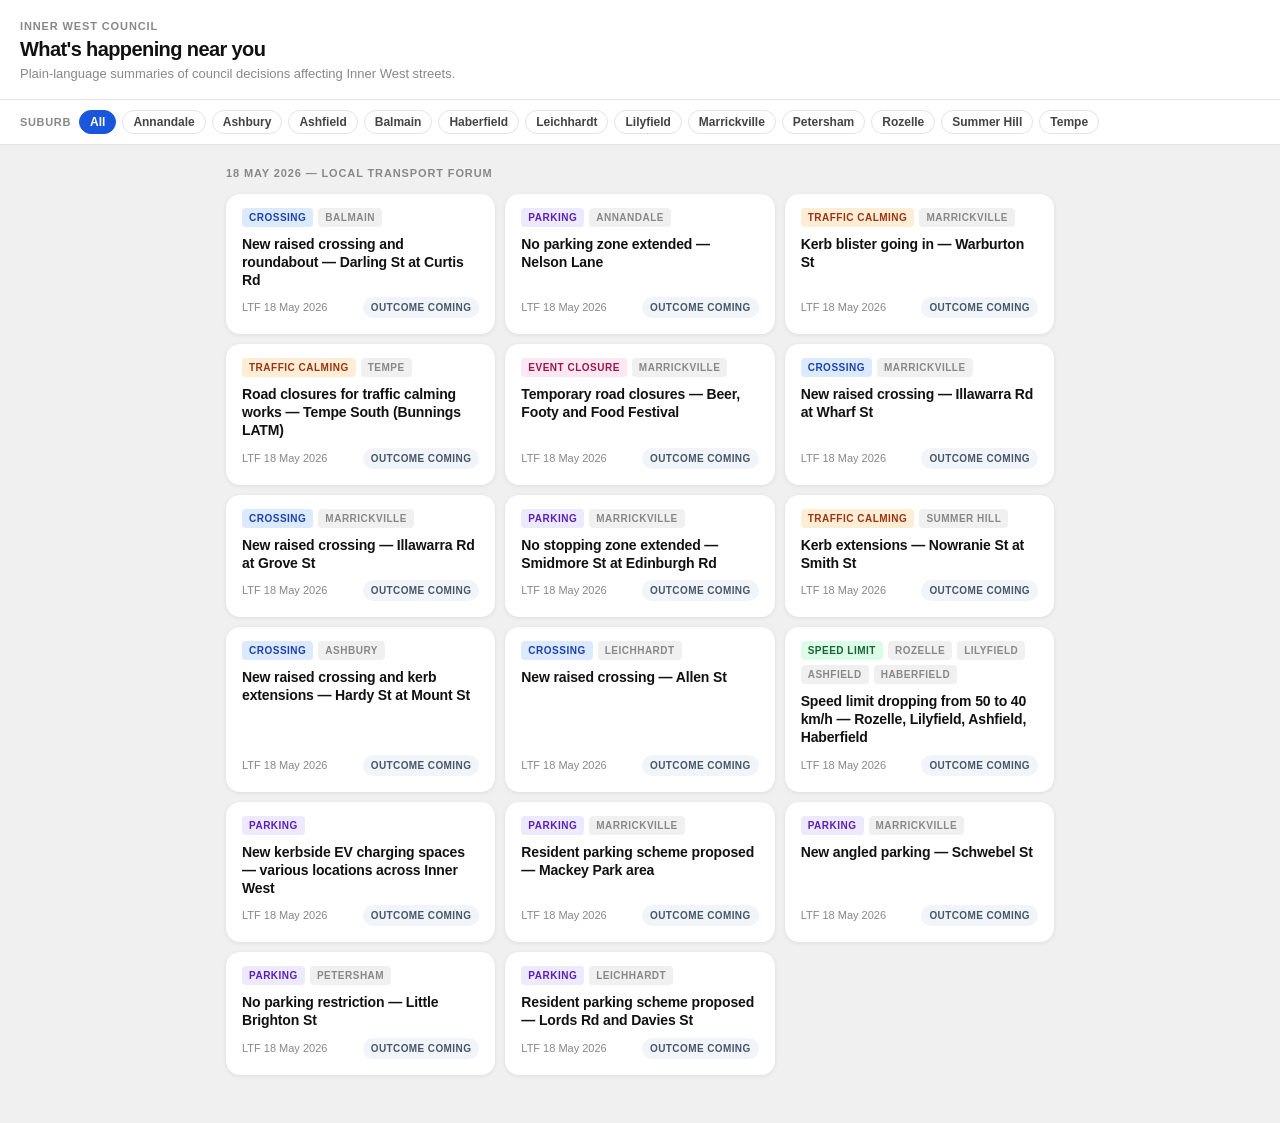
<file: index.html>
<!DOCTYPE html>
<html lang="en">
<head>
<meta charset="UTF-8">
<meta name="viewport" content="width=device-width, initial-scale=1.0">
<title>Inner West Watch — What's happening near you</title>
<meta name="description" content="Plain-language summaries of Inner West Council decisions that affect your street — crossings, traffic calming, parking, and speed limits.">
<style>
  *, *::before, *::after { box-sizing: border-box; margin: 0; padding: 0; }

  :root {
    --bg:        #f0f0f0;
    --card:      #ffffff;
    --ink:       #111111;
    --ink2:      #444444;
    --ink3:      #888888;
    --border:    #e4e4e4;
    --accent:    #1a56db;
    --accent-bg: #eff4ff;
    --warn:      #c2410c;
    --warn-bg:   #fff7ed;
    --red:       #dc2626;
    --red-bg:    #fef2f2;
    --grn:       #15803d;
    --grn-bg:    #f0fdf4;
    --ylw:       #92400e;
    --ylw-bg:    #fffbeb;
    --shadow:    0 1px 4px rgba(0,0,0,.08), 0 0 1px rgba(0,0,0,.05);
    --radius:    14px;
    --radius-sm: 8px;
  }

  html { -webkit-text-size-adjust: 100%; }

  body {
    font-family: -apple-system, BlinkMacSystemFont, "Segoe UI", Helvetica, Arial, sans-serif;
    font-size: 15px;
    line-height: 1.5;
    color: var(--ink);
    background: var(--bg);
    min-height: 100vh;
  }

  /* ── HEADER ── */
  .header {
    background: var(--card);
    border-bottom: 1px solid var(--border);
    padding: 18px 20px 16px;
    position: sticky;
    top: 0;
    z-index: 10;
  }
  .header-eyebrow {
    font-size: 11px;
    font-weight: 600;
    text-transform: uppercase;
    letter-spacing: .08em;
    color: var(--ink3);
    margin-bottom: 3px;
  }
  .header h1 {
    font-size: 20px;
    font-weight: 800;
    color: var(--ink);
    letter-spacing: -.03em;
    line-height: 1.1;
  }
  .header-sub {
    font-size: 13px;
    color: var(--ink3);
    margin-top: 4px;
  }

  /* ── FILTER BAR ── */
  .filter-bar {
    background: var(--card);
    border-bottom: 1px solid var(--border);
    padding: 10px 20px;
    display: flex;
    flex-wrap: wrap;
    gap: 6px;
    align-items: center;
  }
  .filter-label {
    font-size: 11px;
    font-weight: 600;
    text-transform: uppercase;
    letter-spacing: .06em;
    color: var(--ink3);
    margin-right: 2px;
    white-space: nowrap;
  }
  .chip {
    display: inline-flex;
    align-items: center;
    padding: 4px 10px;
    border-radius: 20px;
    font-size: 12px;
    font-weight: 600;
    border: 1.5px solid var(--border);
    background: transparent;
    color: var(--ink2);
    cursor: pointer;
    transition: background .1s, color .1s, border-color .1s;
    white-space: nowrap;
  }
  .chip:hover { background: var(--bg); }
  .chip.active {
    background: var(--accent);
    border-color: var(--accent);
    color: #fff;
  }

  /* ── PAGE BODY ── */
  .page {
    max-width: 860px;
    margin: 0 auto;
    padding: 20px 16px 48px;
  }

  .section-heading {
    font-size: 11px;
    font-weight: 700;
    text-transform: uppercase;
    letter-spacing: .08em;
    color: var(--ink3);
    margin: 0 0 12px;
  }

  /* ── CARD GRID ── */
  .card-grid {
    display: grid;
    grid-template-columns: 1fr;
    gap: 10px;
  }
  @media (min-width: 600px) {
    .card-grid { grid-template-columns: 1fr 1fr; }
  }
  @media (min-width: 820px) {
    .card-grid { grid-template-columns: 1fr 1fr 1fr; }
  }

  /* ── ITEM CARD ── */
  .item-card {
    background: var(--card);
    border-radius: var(--radius);
    box-shadow: var(--shadow);
    padding: 14px 16px 16px;
    display: flex;
    flex-direction: column;
    gap: 8px;
    text-decoration: none;
    color: inherit;
    transition: box-shadow .15s;
  }
  .item-card:hover {
    box-shadow: 0 4px 16px rgba(0,0,0,.12), 0 0 1px rgba(0,0,0,.06);
  }
  .card-tags {
    display: flex;
    flex-wrap: wrap;
    gap: 5px;
    align-items: center;
  }
  .tag {
    display: inline-flex;
    align-items: center;
    padding: 2px 7px;
    border-radius: 4px;
    font-size: 10px;
    font-weight: 700;
    text-transform: uppercase;
    letter-spacing: .05em;
    white-space: nowrap;
  }
  .tag-crossing { background: #dbeafe; color: #1e40af; }
  .tag-latm     { background: #ffedd5; color: #9a3412; }
  .tag-parking  { background: #ede9fe; color: #5b21b6; }
  .tag-speed    { background: #dcfce7; color: #166534; }
  .tag-event    { background: #fce7f3; color: #9d174d; }
  .tag-suburb   { background: var(--bg); color: var(--ink3); font-weight: 600; }

  .card-headline {
    font-size: 14px;
    font-weight: 700;
    line-height: 1.3;
    color: var(--ink);
    letter-spacing: -.01em;
  }

  .card-footer {
    display: flex;
    align-items: center;
    justify-content: space-between;
    margin-top: auto;
    gap: 8px;
  }
  .card-meeting {
    font-size: 11px;
    color: var(--ink3);
  }
  .status-badge {
    display: inline-flex;
    align-items: center;
    padding: 3px 8px;
    border-radius: 20px;
    font-size: 10px;
    font-weight: 700;
    text-transform: uppercase;
    letter-spacing: .04em;
    white-space: nowrap;
  }
  .status-on-agenda    { background: var(--ylw-bg); color: var(--ylw); }
  .status-held         { background: #f1f5f9; color: #475569; }
  .status-forum-yes    { background: var(--grn-bg); color: var(--grn); }
  .status-forum-amended{ background: var(--accent-bg); color: var(--accent); }
  .status-forum-no     { background: var(--red-bg); color: var(--red); }
  .status-confirmed    { background: var(--grn-bg); color: var(--grn); }
  .status-works-coming { background: var(--warn-bg); color: var(--warn); }

  .card-link {
    font-size: 11px;
    color: var(--accent);
    text-decoration: none;
    font-weight: 600;
    white-space: nowrap;
  }
  .card-link:hover { text-decoration: underline; }

  /* ── EMPTY STATE ── */
  .empty-state {
    grid-column: 1 / -1;
    text-align: center;
    padding: 48px 0;
    color: var(--ink3);
    font-size: 14px;
  }

  /* ── HIDDEN ── */
  .hidden { display: none !important; }
</style>
</head>
<body>

<header class="header">
  <div class="header-eyebrow">Inner West Council</div>
  <h1>What's happening near you</h1>
  <p class="header-sub">Plain-language summaries of council decisions affecting Inner West streets.</p>
</header>

<div class="filter-bar" id="filterBar">
  <span class="filter-label">Suburb</span>
  <button class="chip active" data-suburb="all" onclick="setFilter('all')">All</button>
</div>

<main class="page">
  <p class="section-heading" id="sectionHeading">18 May 2026 — Local Transport Forum</p>
  <div class="card-grid" id="cardGrid">
    <div class="empty-state">Loading…</div>
  </div>
</main>

<script>
  const TYPE_LABELS = {
    crossing: 'Crossing',
    latm:     'Traffic calming',
    parking:  'Parking',
    speed:    'Speed limit',
    event:    'Event closure',
  };

  const TYPE_CLASS = {
    crossing: 'tag-crossing',
    latm:     'tag-latm',
    parking:  'tag-parking',
    speed:    'tag-speed',
    event:    'tag-event',
  };

  function statusLabel(item) {
    const today = new Date().toISOString().slice(0, 10);
    if (item.status === 'works-coming')   return { text: 'Works coming', cls: 'status-works-coming' };
    if (item.status === 'council-confirmed') return { text: 'Council confirmed', cls: 'status-confirmed' };
    if (item.status === 'forum-yes')      return { text: 'Forum approved', cls: 'status-forum-yes' };
    if (item.status === 'forum-amended')  return { text: 'Approved with changes', cls: 'status-forum-amended' };
    if (item.status === 'forum-no')       return { text: 'Not approved', cls: 'status-forum-no' };
    if (item.status === 'on-agenda') {
      if (item.meetingDate < today) return { text: 'Outcome coming', cls: 'status-held' };
      return { text: 'On the agenda', cls: 'status-on-agenda' };
    }
    return { text: item.status, cls: 'status-on-agenda' };
  }

  function fmtDate(iso) {
    if (!iso) return '';
    const [y, m, d] = iso.split('-');
    const months = ['Jan','Feb','Mar','Apr','May','Jun','Jul','Aug','Sep','Oct','Nov','Dec'];
    return `${parseInt(d)} ${months[parseInt(m)-1]} ${y}`;
  }

  function renderCard(item) {
    const status = statusLabel(item);
    const typeLabel = TYPE_LABELS[item.type] || item.type;
    const typeCls   = TYPE_CLASS[item.type]  || '';

    const suburbTags = item.suburbs.map(s =>
      `<span class="tag tag-suburb">${s}</span>`
    ).join('');

    const linkHref = item.detailPage || item.agendaUrl;
    const linkText = item.detailPage ? 'Full details' : 'Council source';
    const linkTarget = item.detailPage ? '' : ' target="_blank" rel="noopener"';

    return `<a class="item-card" href="${linkHref}"${linkTarget} data-suburbs="${item.suburbs.join(',')}">
  <div class="card-tags">
    <span class="tag ${typeCls}">${typeLabel}</span>
    ${suburbTags}
  </div>
  <div class="card-headline">${item.headline}</div>
  <div class="card-footer">
    <span class="card-meeting">LTF ${fmtDate(item.meetingDate)}</span>
    <span class="status-badge ${status.cls}">${status.text}</span>
  </div>
</a>`;
  }

  let allItems = [];
  let activeFilter = 'all';

  function setFilter(suburb) {
    activeFilter = suburb;
    document.querySelectorAll('#filterBar .chip').forEach(c => {
      c.classList.toggle('active', c.dataset.suburb === suburb);
    });
    renderGrid();
  }

  function renderGrid() {
    const grid = document.getElementById('cardGrid');
    const visible = activeFilter === 'all'
      ? allItems
      : allItems.filter(item => item.suburbs.includes(activeFilter) || item.suburbs.length === 0);

    if (visible.length === 0) {
      grid.innerHTML = '<div class="empty-state">No items for this suburb yet.</div>';
    } else {
      grid.innerHTML = visible.map(renderCard).join('');
    }
  }

  function buildFilterChips(items) {
    const bar = document.getElementById('filterBar');
    const suburbs = [...new Set(items.flatMap(i => i.suburbs))].sort();
    suburbs.forEach(s => {
      const btn = document.createElement('button');
      btn.className = 'chip';
      btn.dataset.suburb = s;
      btn.textContent = s;
      btn.onclick = () => setFilter(s);
      bar.appendChild(btn);
    });
  }

  // Data lives in data/items.json — copy updated content here when adding items.
  const ITEMS = [
  {
    "id": "ltf-18may2026-01", "meeting": "ltf-18may2026", "item": 1,
    "type": "crossing", "suburbs": ["Balmain"], "streets": ["Darling St", "Curtis Rd"],
    "headline": "New raised crossing and roundabout — Darling St at Curtis Rd",
    "status": "on-agenda", "meetingDate": "2026-05-18",
    "minutesDate": null, "resolution": null, "worksStart": null, "detailPage": null,
    "agendaUrl": "https://innerwest.infocouncil.biz/Open/2026/05/LTF_18052026_AGN_4285_AT.HTM#69071",
    "minutesUrl": null
  },
  {
    "id": "ltf-18may2026-02", "meeting": "ltf-18may2026", "item": 2,
    "type": "parking", "suburbs": ["Annandale"], "streets": ["Nelson Lane"],
    "headline": "No parking zone extended — Nelson Lane",
    "status": "on-agenda", "meetingDate": "2026-05-18",
    "minutesDate": null, "resolution": null, "worksStart": null, "detailPage": null,
    "agendaUrl": "https://innerwest.infocouncil.biz/Open/2026/05/LTF_18052026_AGN_4285_AT.HTM#69072",
    "minutesUrl": null
  },
  {
    "id": "ltf-18may2026-03", "meeting": "ltf-18may2026", "item": 3,
    "type": "latm", "suburbs": ["Marrickville"], "streets": ["Warburton St"],
    "headline": "Kerb blister going in — Warburton St",
    "status": "on-agenda", "meetingDate": "2026-05-18",
    "minutesDate": null, "resolution": null, "worksStart": null, "detailPage": null,
    "agendaUrl": "https://innerwest.infocouncil.biz/Open/2026/05/LTF_18052026_AGN_4285_AT.HTM#69056",
    "minutesUrl": null
  },
  {
    "id": "ltf-18may2026-04", "meeting": "ltf-18may2026", "item": 4,
    "type": "latm", "suburbs": ["Tempe"], "streets": ["Edwin St", "Tramway St", "Wentworth St", "Holbeach Ave"],
    "headline": "Road closures for traffic calming works — Tempe South (Bunnings LATM)",
    "status": "on-agenda", "meetingDate": "2026-05-18",
    "minutesDate": null, "resolution": null, "worksStart": "2026-07-06",
    "detailPage": "meetings/ltf-18may2026/tempe-south/",
    "agendaUrl": "https://innerwest.infocouncil.biz/Open/2026/05/LTF_18052026_AGN_4285_AT.HTM#69114",
    "minutesUrl": null
  },
  {
    "id": "ltf-18may2026-05", "meeting": "ltf-18may2026", "item": 5,
    "type": "event", "suburbs": ["Marrickville"], "streets": ["Centennial St", "Woodland St", "Holmesdale St"],
    "headline": "Temporary road closures — Beer, Footy and Food Festival",
    "status": "on-agenda", "meetingDate": "2026-05-18",
    "minutesDate": null, "resolution": null, "worksStart": null, "detailPage": null,
    "agendaUrl": "https://innerwest.infocouncil.biz/Open/2026/05/LTF_18052026_AGN_4285_AT.HTM#69115",
    "minutesUrl": null
  },
  {
    "id": "ltf-18may2026-06", "meeting": "ltf-18may2026", "item": 6,
    "type": "crossing", "suburbs": ["Marrickville"], "streets": ["Illawarra Rd", "Wharf St"],
    "headline": "New raised crossing — Illawarra Rd at Wharf St",
    "status": "on-agenda", "meetingDate": "2026-05-18",
    "minutesDate": null, "resolution": null, "worksStart": null, "detailPage": null,
    "agendaUrl": "https://innerwest.infocouncil.biz/Open/2026/05/LTF_18052026_AGN_4285_AT.HTM#69117",
    "minutesUrl": null
  },
  {
    "id": "ltf-18may2026-07", "meeting": "ltf-18may2026", "item": 7,
    "type": "crossing", "suburbs": ["Marrickville"], "streets": ["Illawarra Rd", "Grove St"],
    "headline": "New raised crossing — Illawarra Rd at Grove St",
    "status": "on-agenda", "meetingDate": "2026-05-18",
    "minutesDate": null, "resolution": null, "worksStart": null, "detailPage": null,
    "agendaUrl": "https://innerwest.infocouncil.biz/Open/2026/05/LTF_18052026_AGN_4285_AT.HTM#69118",
    "minutesUrl": null
  },
  {
    "id": "ltf-18may2026-08", "meeting": "ltf-18may2026", "item": 8,
    "type": "parking", "suburbs": ["Marrickville"], "streets": ["Smidmore St", "Edinburgh Rd"],
    "headline": "No stopping zone extended — Smidmore St at Edinburgh Rd",
    "status": "on-agenda", "meetingDate": "2026-05-18",
    "minutesDate": null, "resolution": null, "worksStart": null, "detailPage": null,
    "agendaUrl": "https://innerwest.infocouncil.biz/Open/2026/05/LTF_18052026_AGN_4285_AT.HTM#69125",
    "minutesUrl": null
  },
  {
    "id": "ltf-18may2026-09", "meeting": "ltf-18may2026", "item": 9,
    "type": "latm", "suburbs": ["Summer Hill"], "streets": ["Nowranie St", "Smith St"],
    "headline": "Kerb extensions — Nowranie St at Smith St",
    "status": "on-agenda", "meetingDate": "2026-05-18",
    "minutesDate": null, "resolution": null, "worksStart": null, "detailPage": null,
    "agendaUrl": "https://innerwest.infocouncil.biz/Open/2026/05/LTF_18052026_AGN_4285_AT.HTM#69122",
    "minutesUrl": null
  },
  {
    "id": "ltf-18may2026-10", "meeting": "ltf-18may2026", "item": 10,
    "type": "crossing", "suburbs": ["Ashbury"], "streets": ["Hardy St", "Mount St"],
    "headline": "New raised crossing and kerb extensions — Hardy St at Mount St",
    "status": "on-agenda", "meetingDate": "2026-05-18",
    "minutesDate": null, "resolution": null, "worksStart": null, "detailPage": null,
    "agendaUrl": "https://innerwest.infocouncil.biz/Open/2026/05/LTF_18052026_AGN_4285_AT.HTM#69123",
    "minutesUrl": null
  },
  {
    "id": "ltf-18may2026-11", "meeting": "ltf-18may2026", "item": 11,
    "type": "crossing", "suburbs": ["Leichhardt"], "streets": ["Allen St"],
    "headline": "New raised crossing — Allen St",
    "status": "on-agenda", "meetingDate": "2026-05-18",
    "minutesDate": null, "resolution": null, "worksStart": null, "detailPage": null,
    "agendaUrl": "https://innerwest.infocouncil.biz/Open/2026/05/LTF_18052026_AGN_4285_AT.HTM#69100",
    "minutesUrl": null
  },
  {
    "id": "ltf-18may2026-12", "meeting": "ltf-18may2026", "item": 12,
    "type": "speed", "suburbs": ["Rozelle", "Lilyfield", "Ashfield", "Haberfield"], "streets": [],
    "headline": "Speed limit dropping from 50 to 40 km/h — Rozelle, Lilyfield, Ashfield, Haberfield",
    "status": "on-agenda", "meetingDate": "2026-05-18",
    "minutesDate": null, "resolution": null, "worksStart": null, "detailPage": null,
    "agendaUrl": "https://innerwest.infocouncil.biz/Open/2026/05/LTF_18052026_AGN_4285_AT.HTM#69092",
    "minutesUrl": null
  },
  {
    "id": "ltf-18may2026-13", "meeting": "ltf-18may2026", "item": 13,
    "type": "parking", "suburbs": [], "streets": [],
    "headline": "New kerbside EV charging spaces — various locations across Inner West",
    "status": "on-agenda", "meetingDate": "2026-05-18",
    "minutesDate": null, "resolution": null, "worksStart": null, "detailPage": null,
    "agendaUrl": "https://innerwest.infocouncil.biz/Open/2026/05/LTF_18052026_AGN_4285_AT.HTM#69113",
    "minutesUrl": null
  },
  {
    "id": "ltf-18may2026-14", "meeting": "ltf-18may2026", "item": 14,
    "type": "parking", "suburbs": ["Marrickville"], "streets": [],
    "headline": "Resident parking scheme proposed — Mackey Park area",
    "status": "on-agenda", "meetingDate": "2026-05-18",
    "minutesDate": null, "resolution": null, "worksStart": null, "detailPage": null,
    "agendaUrl": "https://innerwest.infocouncil.biz/Open/2026/05/LTF_18052026_AGN_4285_AT.HTM#69119",
    "minutesUrl": null
  },
  {
    "id": "ltf-18may2026-15", "meeting": "ltf-18may2026", "item": 15,
    "type": "parking", "suburbs": ["Marrickville"], "streets": ["Schwebel St"],
    "headline": "New angled parking — Schwebel St",
    "status": "on-agenda", "meetingDate": "2026-05-18",
    "minutesDate": null, "resolution": null, "worksStart": null, "detailPage": null,
    "agendaUrl": "https://innerwest.infocouncil.biz/Open/2026/05/LTF_18052026_AGN_4285_AT.HTM#69120",
    "minutesUrl": null
  },
  {
    "id": "ltf-18may2026-16", "meeting": "ltf-18may2026", "item": 16,
    "type": "parking", "suburbs": ["Petersham"], "streets": ["Little Brighton St"],
    "headline": "No parking restriction — Little Brighton St",
    "status": "on-agenda", "meetingDate": "2026-05-18",
    "minutesDate": null, "resolution": null, "worksStart": null, "detailPage": null,
    "agendaUrl": "https://innerwest.infocouncil.biz/Open/2026/05/LTF_18052026_AGN_4285_AT.HTM#69116",
    "minutesUrl": null
  },
  {
    "id": "ltf-18may2026-17", "meeting": "ltf-18may2026", "item": 17,
    "type": "parking", "suburbs": ["Leichhardt"], "streets": ["Lords Rd", "Davies St"],
    "headline": "Resident parking scheme proposed — Lords Rd and Davies St",
    "status": "on-agenda", "meetingDate": "2026-05-18",
    "minutesDate": null, "resolution": null, "worksStart": null, "detailPage": null,
    "agendaUrl": "https://innerwest.infocouncil.biz/Open/2026/05/LTF_18052026_AGN_4285_AT.HTM#69121",
    "minutesUrl": null
  }
  ];

  allItems = ITEMS;
  buildFilterChips(ITEMS);
  renderGrid();
</script>
</body>
</html>
</file>
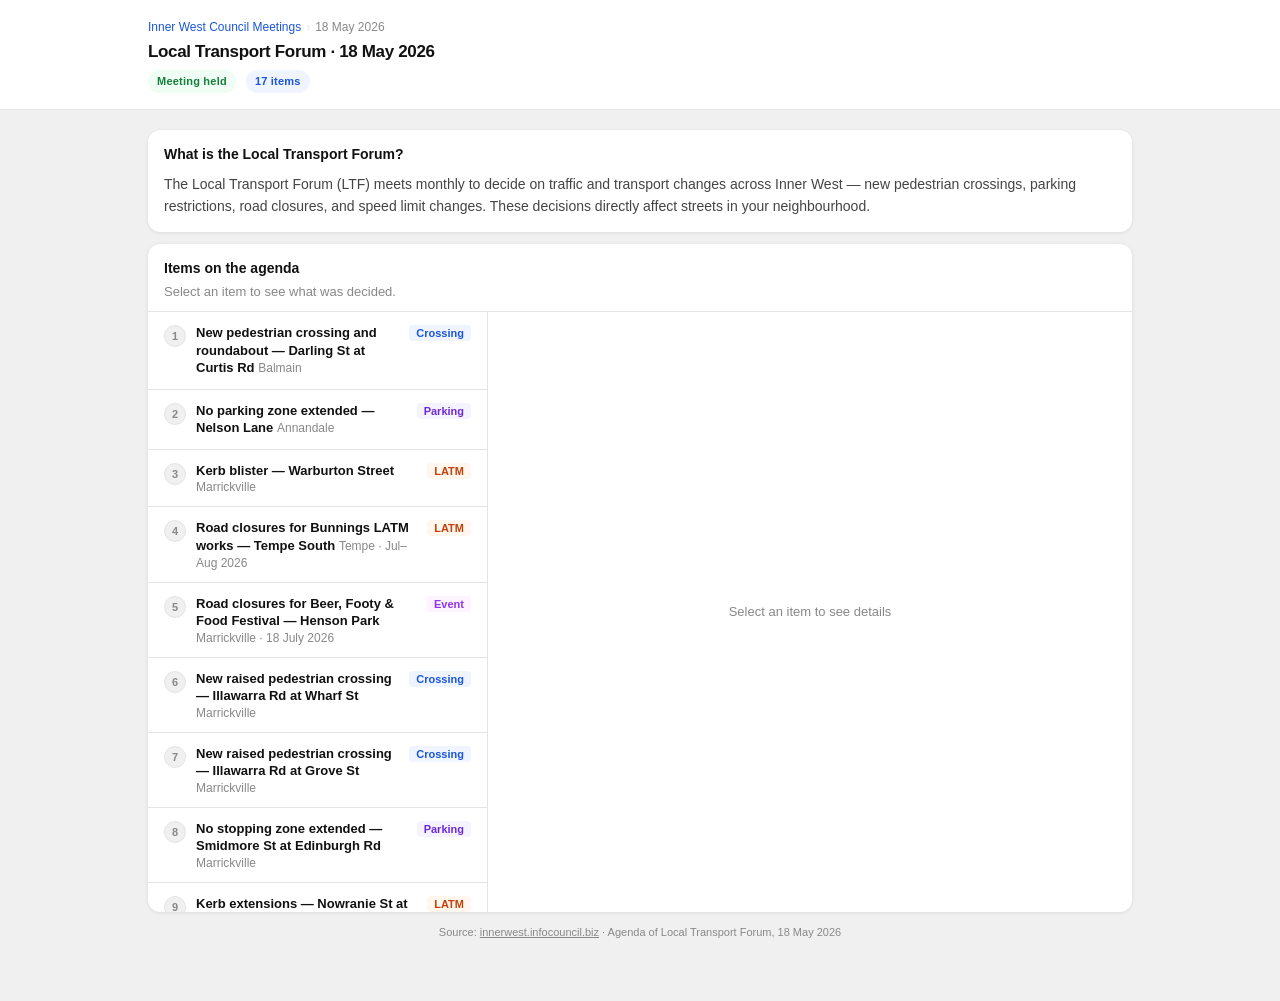
<file: meetings/ltf-18-may-2026/index.html>
<!DOCTYPE html>
<html lang="en">
<head>
<meta charset="UTF-8">
<meta name="viewport" content="width=device-width, initial-scale=1.0">
<title>18 May 2026 — Local Transport Forum</title>
<meta property="og:title" content="18 May 2026 — Local Transport Forum">
<meta property="og:description" content="Plain-language summaries of all 17 items from the Inner West Local Transport Forum meeting on 18 May 2026.">
<meta property="og:type" content="website">
<link rel="stylesheet" href="../../assets/css/site.css">
<style>
  /* ── AGENDA ITEMS ── */
  .context-card h2 { font-size: 14px; font-weight: 700; color: var(--ink); margin-bottom: 8px; }

  .items-head {
    padding: 14px 16px 10px;
    border-bottom: 1px solid var(--border);
  }
  .items-head h2 { font-size: 14px; font-weight: 700; color: var(--ink); }
  .items-head p  { font-size: 13px; color: var(--ink3); margin-top: 3px; }

  .items-body { display: flex; }

  .item-list { width: 100%; overflow-y: auto; }

  .item-row { border-bottom: 1px solid var(--border); }
  .item-row:last-child { border-bottom: none; }

  .item-btn {
    width: 100%;
    background: none;
    border: none;
    padding: 12px 16px;
    cursor: pointer;
    text-align: left;
    display: flex;
    align-items: flex-start;
    gap: 10px;
  }
  .item-btn:hover { background: var(--bg); }
  .item-btn.open  { background: var(--accent-bg); }

  .item-num {
    flex-shrink: 0;
    width: 22px;
    height: 22px;
    border-radius: 50%;
    background: var(--bg);
    border: 1px solid var(--border);
    font-size: 11px;
    font-weight: 700;
    color: var(--ink3);
    display: flex;
    align-items: center;
    justify-content: center;
    margin-top: 1px;
  }
  .item-btn.open .item-num {
    background: var(--accent);
    border-color: var(--accent);
    color: #fff;
  }

  .item-text  { flex: 1; min-width: 0; }
  .item-title { font-size: 13px; font-weight: 600; color: var(--ink); line-height: 1.35; }
  .item-sub   { font-size: 12px; color: var(--ink3); margin-top: 2px; }

  .item-right {
    flex-shrink: 0;
    display: flex;
    flex-direction: column;
    align-items: flex-end;
    gap: 4px;
    margin-top: 1px;
  }

  .item-tag {
    font-size: 11px;
    font-weight: 600;
    border-radius: 4px;
    padding: 2px 7px;
    white-space: nowrap;
  }
  .tag-latm     { background: var(--warn-bg);   color: var(--warn); }
  .tag-crossing { background: var(--accent-bg); color: var(--accent); }
  .tag-parking  { background: #f5f3ff; color: #6d28d9; }
  .tag-speed    { background: var(--grn-bg);    color: var(--grn); }
  .tag-event    { background: #fdf4ff; color: #9333ea; }

  .chevron { font-size: 12px; color: var(--ink3); transition: transform .2s; margin-top: 3px; }
  .item-btn.open .chevron { transform: rotate(180deg); }

  .item-detail { display: none; }
  .item-detail.open { display: block; border-top: 1px solid var(--border); }

  .detail-inner { padding: 14px 16px; }
  .detail-inner .prose { font-size: 13px; }
  .detail-title { font-size: 13px; font-weight: 700; color: var(--ink); margin-bottom: 8px; }

  .detail-link {
    display: inline-flex;
    align-items: center;
    gap: 5px;
    font-size: 13px;
    font-weight: 600;
    color: var(--accent);
    text-decoration: none;
    margin-top: 12px;
    padding: 7px 12px;
    border: 1px solid var(--accent);
    border-radius: 6px;
  }
  .detail-link:hover { background: var(--accent-bg); }
  .detail-link-plain {
    display: inline-flex;
    align-items: center;
    gap: 5px;
    font-size: 12px;
    color: var(--ink3);
    text-decoration: none;
    margin-top: 8px;
  }
  .detail-link-plain:hover { color: var(--accent); text-decoration: underline; }

  .detail-panel { display: none; }

  /* ── DESKTOP ── */
  @media (min-width: 820px) {
    .page { max-width: 1040px; padding: 20px 28px 40px; }
    .items-body { min-height: 400px; }
    .item-list {
      width: 340px;
      flex-shrink: 0;
      border-right: 1px solid var(--border);
      max-height: 600px;
      overflow-y: auto;
    }
    .chevron { display: none; }
    .item-detail { display: none !important; }
    .detail-panel {
      display: flex;
      flex: 1;
      flex-direction: column;
      padding: 20px;
      overflow-y: auto;
      max-height: 600px;
    }
    .detail-panel-empty { margin: auto; text-align: center; color: var(--ink3); font-size: 13px; }
  }
</style>
</head>
<body>

<header class="header">
  <div class="header-inner">
    <nav class="breadcrumb">
      <a href="../../">Inner West Council Meetings</a>
      <span class="breadcrumb-sep">›</span>
      <span>18 May 2026</span>
    </nav>
    <h1>Local Transport Forum · 18 May 2026</h1>
    <div class="header-meta">
      <span class="pill pill-held">Meeting held</span>
      <span class="pill pill-count">17 items</span>
    </div>
  </div>
</header>

<div class="page">

  <div class="card context-card">
    <div class="card-body">
      <h2>What is the Local Transport Forum?</h2>
      <p class="prose">The Local Transport Forum (LTF) meets monthly to decide on traffic and transport changes across Inner West — new pedestrian crossings, parking restrictions, road closures, and speed limit changes. These decisions directly affect streets in your neighbourhood.</p>
    </div>
  </div>

  <div class="card">
    <div class="items-head">
      <h2>Items on the agenda</h2>
      <p>Select an item to see what was decided.</p>
    </div>

    <div class="items-body">
      <div class="item-list" id="item-list">

        <div class="item-row">
          <button class="item-btn" id="btn-1" onclick="toggle('1')">
            <span class="item-num">1</span>
            <span class="item-text">
              <span class="item-title">New pedestrian crossing and roundabout — Darling St at Curtis Rd</span>
              <span class="item-sub">Balmain</span>
            </span>
            <span class="item-right"><span class="item-tag tag-crossing">Crossing</span><span class="chevron">▾</span></span>
          </button>
          <div class="item-detail" id="detail-1">
            <div class="detail-inner">
              <p class="detail-title">Darling Street &amp; Curtis Road, Balmain</p>
              <p class="prose">A raised pedestrian crossing and roundabout improvements at the Darling St / Curtis Rd intersection. The detailed design plan (10313) was presented for approval.</p>
              <a class="detail-link-plain" href="https://innerwest.infocouncil.biz/Open/2026/05/LTF_18052026_AGN_4285_AT.HTM#PDF2_ReportName_69071" target="_blank">View in council agenda ↗</a>
            </div>
          </div>
        </div>

        <div class="item-row">
          <button class="item-btn" id="btn-2" onclick="toggle('2')">
            <span class="item-num">2</span>
            <span class="item-text">
              <span class="item-title">No parking zone extended — Nelson Lane</span>
              <span class="item-sub">Annandale</span>
            </span>
            <span class="item-right"><span class="item-tag tag-parking">Parking</span><span class="chevron">▾</span></span>
          </button>
          <div class="item-detail" id="detail-2">
            <div class="detail-inner">
              <p class="detail-title">Nelson Lane, Annandale</p>
              <p class="prose">Proposal to extend the existing 'No Parking' zone in Nelson Lane.</p>
              <a class="detail-link-plain" href="https://innerwest.infocouncil.biz/Open/2026/05/LTF_18052026_AGN_4285_AT.HTM#PDF2_ReportName_69072" target="_blank">View in council agenda ↗</a>
            </div>
          </div>
        </div>

        <div class="item-row">
          <button class="item-btn" id="btn-3" onclick="toggle('3')">
            <span class="item-num">3</span>
            <span class="item-text">
              <span class="item-title">Kerb blister — Warburton Street</span>
              <span class="item-sub">Marrickville</span>
            </span>
            <span class="item-right"><span class="item-tag tag-latm">LATM</span><span class="chevron">▾</span></span>
          </button>
          <div class="item-detail" id="detail-3">
            <div class="detail-inner">
              <p class="detail-title">Warburton Street, Marrickville</p>
              <p class="prose">A kerb blister (raised kerb extension) proposed for Warburton Street to narrow the road and slow traffic.</p>
              <a class="detail-link-plain" href="https://innerwest.infocouncil.biz/Open/2026/05/LTF_18052026_AGN_4285_AT.HTM#PDF2_ReportName_69056" target="_blank">View in council agenda ↗</a>
            </div>
          </div>
        </div>

        <div class="item-row">
          <button class="item-btn" id="btn-4" onclick="toggle('4')">
            <span class="item-num">4</span>
            <span class="item-text">
              <span class="item-title">Road closures for Bunnings LATM works — Tempe South</span>
              <span class="item-sub">Tempe · Jul–Aug 2026</span>
            </span>
            <span class="item-right"><span class="item-tag tag-latm">LATM</span><span class="chevron">▾</span></span>
          </button>
          <div class="item-detail" id="detail-4">
            <div class="detail-inner">
              <p class="detail-title">Bunnings Tempe South LATM</p>
              <p class="prose">Temporary full road closures across nine streets in Tempe South over five weeks (July–August 2026). Bunnings Group is funding the works as a condition of development approval for their Tempe store.</p>
              <a class="detail-link-plain" href="https://innerwest.infocouncil.biz/Open/2026/05/LTF_18052026_AGN_4285_AT.HTM#PDF2_ReportName_69114" target="_blank">View in council agenda ↗</a>
            </div>
          </div>
        </div>

        <div class="item-row">
          <button class="item-btn" id="btn-5" onclick="toggle('5')">
            <span class="item-num">5</span>
            <span class="item-text">
              <span class="item-title">Road closures for Beer, Footy &amp; Food Festival — Henson Park</span>
              <span class="item-sub">Marrickville · 18 July 2026</span>
            </span>
            <span class="item-right"><span class="item-tag tag-event">Event</span><span class="chevron">▾</span></span>
          </button>
          <div class="item-detail" id="detail-5">
            <div class="detail-inner">
              <p class="detail-title">Centennial St, Woodland St &amp; Holmesdale St, Marrickville</p>
              <p class="prose">Temporary road closures on three streets around Henson Park for the 2026 Beer, Footy and Food Festival on Saturday 18 July 2026.</p>
              <a class="detail-link-plain" href="https://innerwest.infocouncil.biz/Open/2026/05/LTF_18052026_AGN_4285_AT.HTM#PDF2_ReportName_69115" target="_blank">View in council agenda ↗</a>
            </div>
          </div>
        </div>

        <div class="item-row">
          <button class="item-btn" id="btn-6" onclick="toggle('6')">
            <span class="item-num">6</span>
            <span class="item-text">
              <span class="item-title">New raised pedestrian crossing — Illawarra Rd at Wharf St</span>
              <span class="item-sub">Marrickville</span>
            </span>
            <span class="item-right"><span class="item-tag tag-crossing">Crossing</span><span class="chevron">▾</span></span>
          </button>
          <div class="item-detail" id="detail-6">
            <div class="detail-inner">
              <p class="detail-title">Illawarra Road at Wharf Street, Marrickville</p>
              <p class="prose">A new raised pedestrian crossing at the Illawarra Rd / Wharf St intersection. Design plan 10379.</p>
              <a class="detail-link-plain" href="https://innerwest.infocouncil.biz/Open/2026/05/LTF_18052026_AGN_4285_AT.HTM#PDF2_ReportName_69117" target="_blank">View in council agenda ↗</a>
            </div>
          </div>
        </div>

        <div class="item-row">
          <button class="item-btn" id="btn-7" onclick="toggle('7')">
            <span class="item-num">7</span>
            <span class="item-text">
              <span class="item-title">New raised pedestrian crossing — Illawarra Rd at Grove St</span>
              <span class="item-sub">Marrickville</span>
            </span>
            <span class="item-right"><span class="item-tag tag-crossing">Crossing</span><span class="chevron">▾</span></span>
          </button>
          <div class="item-detail" id="detail-7">
            <div class="detail-inner">
              <p class="detail-title">Illawarra Road at Grove Street, Marrickville</p>
              <p class="prose">A new raised pedestrian crossing at the Illawarra Rd / Grove St intersection. Design plan 10385.</p>
              <a class="detail-link-plain" href="https://innerwest.infocouncil.biz/Open/2026/05/LTF_18052026_AGN_4285_AT.HTM#PDF2_ReportName_69118" target="_blank">View in council agenda ↗</a>
            </div>
          </div>
        </div>

        <div class="item-row">
          <button class="item-btn" id="btn-8" onclick="toggle('8')">
            <span class="item-num">8</span>
            <span class="item-text">
              <span class="item-title">No stopping zone extended — Smidmore St at Edinburgh Rd</span>
              <span class="item-sub">Marrickville</span>
            </span>
            <span class="item-right"><span class="item-tag tag-parking">Parking</span><span class="chevron">▾</span></span>
          </button>
          <div class="item-detail" id="detail-8">
            <div class="detail-inner">
              <p class="detail-title">Smidmore Street at Edinburgh Road, Marrickville</p>
              <p class="prose">Extension of 'No Stopping' restrictions at the signalised intersection of Smidmore St and Edinburgh Rd.</p>
              <a class="detail-link-plain" href="https://innerwest.infocouncil.biz/Open/2026/05/LTF_18052026_AGN_4285_AT.HTM#PDF2_ReportName_69125" target="_blank">View in council agenda ↗</a>
            </div>
          </div>
        </div>

        <div class="item-row">
          <button class="item-btn" id="btn-9" onclick="toggle('9')">
            <span class="item-num">9</span>
            <span class="item-text">
              <span class="item-title">Kerb extensions — Nowranie St at Smith St</span>
              <span class="item-sub">Summer Hill</span>
            </span>
            <span class="item-right"><span class="item-tag tag-latm">LATM</span><span class="chevron">▾</span></span>
          </button>
          <div class="item-detail" id="detail-9">
            <div class="detail-inner">
              <p class="detail-title">Nowranie Street at Smith Street, Summer Hill</p>
              <p class="prose">Proposed kerb extensions (blisters) at the Nowranie St / Smith St intersection to slow traffic and improve pedestrian safety.</p>
              <a class="detail-link-plain" href="https://innerwest.infocouncil.biz/Open/2026/05/LTF_18052026_AGN_4285_AT.HTM#PDF2_ReportName_69122" target="_blank">View in council agenda ↗</a>
            </div>
          </div>
        </div>

        <div class="item-row">
          <button class="item-btn" id="btn-10" onclick="toggle('10')">
            <span class="item-num">10</span>
            <span class="item-text">
              <span class="item-title">New pedestrian crossing and kerb extensions — Hardy St at Mount St</span>
              <span class="item-sub">Ashbury</span>
            </span>
            <span class="item-right"><span class="item-tag tag-crossing">Crossing</span><span class="chevron">▾</span></span>
          </button>
          <div class="item-detail" id="detail-10">
            <div class="detail-inner">
              <p class="detail-title">Hardy Street at Mount Street, Ashbury</p>
              <p class="prose">A new raised pedestrian (zebra) crossing and kerb extensions at the Hardy St / Mount St intersection.</p>
              <a class="detail-link-plain" href="https://innerwest.infocouncil.biz/Open/2026/05/LTF_18052026_AGN_4285_AT.HTM#PDF2_ReportName_69123" target="_blank">View in council agenda ↗</a>
            </div>
          </div>
        </div>

        <div class="item-row">
          <button class="item-btn" id="btn-11" onclick="toggle('11')">
            <span class="item-num">11</span>
            <span class="item-text">
              <span class="item-title">New raised pedestrian crossing — Allen Street</span>
              <span class="item-sub">Leichhardt</span>
            </span>
            <span class="item-right"><span class="item-tag tag-crossing">Crossing</span><span class="chevron">▾</span></span>
          </button>
          <div class="item-detail" id="detail-11">
            <div class="detail-inner">
              <p class="detail-title">Allen Street, Leichhardt</p>
              <p class="prose">A new raised pedestrian crossing on Allen Street, Leichhardt.</p>
              <a class="detail-link-plain" href="https://innerwest.infocouncil.biz/Open/2026/05/LTF_18052026_AGN_4285_AT.HTM#PDF2_ReportName_69100" target="_blank">View in council agenda ↗</a>
            </div>
          </div>
        </div>

        <div class="item-row">
          <button class="item-btn" id="btn-12" onclick="toggle('12')">
            <span class="item-num">12</span>
            <span class="item-text">
              <span class="item-title">Speed limit drops to 40km/h — Rozelle, Lilyfield, Ashfield North, Haberfield</span>
              <span class="item-sub">Multiple suburbs</span>
            </span>
            <span class="item-right"><span class="item-tag tag-speed">Speed</span><span class="chevron">▾</span></span>
          </button>
          <div class="item-detail" id="detail-12">
            <div class="detail-inner">
              <p class="detail-title">InnerWest@40 — Areas 1, 2 &amp; 11</p>
              <p class="prose">Proposed speed limit reduction from 50km/h to 40km/h across three areas: Area 2 (Rozelle and Lilyfield), Area 11 (Ashfield North), and Area 1 (Haberfield). Part of the council's broader InnerWest@40 program.</p>
              <a class="detail-link-plain" href="https://innerwest.infocouncil.biz/Open/2026/05/LTF_18052026_AGN_4285_AT.HTM#PDF2_ReportName_69092" target="_blank">View in council agenda ↗</a>
            </div>
          </div>
        </div>

        <div class="item-row">
          <button class="item-btn" id="btn-13" onclick="toggle('13')">
            <span class="item-num">13</span>
            <span class="item-text">
              <span class="item-title">New EV kerbside charging spots — all wards</span>
              <span class="item-sub">Inner West-wide</span>
            </span>
            <span class="item-right"><span class="item-tag tag-parking">Parking</span><span class="chevron">▾</span></span>
          </button>
          <div class="item-detail" id="detail-13">
            <div class="detail-inner">
              <p class="detail-title">EV Kerbside Charging Locations</p>
              <p class="prose">Proposed locations for new electric vehicle kerbside charging spots across all wards of Inner West.</p>
              <a class="detail-link-plain" href="https://innerwest.infocouncil.biz/Open/2026/05/LTF_18052026_AGN_4285_AT.HTM#PDF2_ReportName_69113" target="_blank">View in council agenda ↗</a>
            </div>
          </div>
        </div>

        <div class="item-row">
          <button class="item-btn" id="btn-14" onclick="toggle('14')">
            <span class="item-num">14</span>
            <span class="item-text">
              <span class="item-title">Resident parking scheme — Mackey Park area</span>
              <span class="item-sub">Marrickville</span>
            </span>
            <span class="item-right"><span class="item-tag tag-parking">Parking</span><span class="chevron">▾</span></span>
          </button>
          <div class="item-detail" id="detail-14">
            <div class="detail-inner">
              <p class="detail-title">Mackey Park Resident Parking Scheme</p>
              <p class="prose">Proposed resident parking scheme for streets in the Mackey Park area of Marrickville.</p>
              <a class="detail-link-plain" href="https://innerwest.infocouncil.biz/Open/2026/05/LTF_18052026_AGN_4285_AT.HTM#PDF2_ReportName_69119" target="_blank">View in council agenda ↗</a>
            </div>
          </div>
        </div>

        <div class="item-row">
          <button class="item-btn" id="btn-15" onclick="toggle('15')">
            <span class="item-num">15</span>
            <span class="item-text">
              <span class="item-title">New angled parking — Schwebel Street</span>
              <span class="item-sub">Marrickville</span>
            </span>
            <span class="item-right"><span class="item-tag tag-parking">Parking</span><span class="chevron">▾</span></span>
          </button>
          <div class="item-detail" id="detail-15">
            <div class="detail-inner">
              <p class="detail-title">Schwebel Street, Marrickville</p>
              <p class="prose">Proposed 45-degree angled parking in Schwebel Street between Station Street and Leofrene Avenue, replacing the current parallel parking.</p>
              <a class="detail-link-plain" href="https://innerwest.infocouncil.biz/Open/2026/05/LTF_18052026_AGN_4285_AT.HTM#PDF2_ReportName_69120" target="_blank">View in council agenda ↗</a>
            </div>
          </div>
        </div>

        <div class="item-row">
          <button class="item-btn" id="btn-16" onclick="toggle('16')">
            <span class="item-num">16</span>
            <span class="item-text">
              <span class="item-title">No parking restriction — Little Brighton Street</span>
              <span class="item-sub">Petersham</span>
            </span>
            <span class="item-right"><span class="item-tag tag-parking">Parking</span><span class="chevron">▾</span></span>
          </button>
          <div class="item-detail" id="detail-16">
            <div class="detail-inner">
              <p class="detail-title">Little Brighton Street, Petersham</p>
              <p class="prose">Proposed 'No Parking' restriction on Little Brighton Street, Petersham.</p>
              <a class="detail-link-plain" href="https://innerwest.infocouncil.biz/Open/2026/05/LTF_18052026_AGN_4285_AT.HTM#PDF2_ReportName_69116" target="_blank">View in council agenda ↗</a>
            </div>
          </div>
        </div>

        <div class="item-row">
          <button class="item-btn" id="btn-17" onclick="toggle('17')">
            <span class="item-num">17</span>
            <span class="item-text">
              <span class="item-title">Resident parking scheme — Lords Rd &amp; Davies St</span>
              <span class="item-sub">Leichhardt</span>
            </span>
            <span class="item-right"><span class="item-tag tag-parking">Parking</span><span class="chevron">▾</span></span>
          </button>
          <div class="item-detail" id="detail-17">
            <div class="detail-inner">
              <p class="detail-title">Lords Road &amp; Davies Street, Leichhardt</p>
              <p class="prose">Proposed resident parking scheme for Lords Road and Davies Street, Leichhardt.</p>
              <a class="detail-link-plain" href="https://innerwest.infocouncil.biz/Open/2026/05/LTF_18052026_AGN_4285_AT.HTM#PDF2_ReportName_69121" target="_blank">View in council agenda ↗</a>
            </div>
          </div>
        </div>

      </div><!-- end item-list -->

      <div class="detail-panel" id="detail-panel">
        <div class="detail-panel-empty">Select an item to see details</div>
      </div>

    </div><!-- end items-body -->
  </div><!-- end card -->

  <div class="footer">
    Source: <a href="https://innerwest.infocouncil.biz/" target="_blank">innerwest.infocouncil.biz</a> · Agenda of Local Transport Forum, 18 May 2026
  </div>

</div><!-- end page -->

<script src="../../assets/js/site.js"></script>
<script>
  function toggle(id) {
    const btn    = document.getElementById('btn-' + id);
    const detail = document.getElementById('detail-' + id);
    const isOpen = btn.classList.contains('open');

    document.querySelectorAll('.item-btn.open').forEach(b => b.classList.remove('open'));
    document.querySelectorAll('.item-detail.open').forEach(d => d.classList.remove('open'));

    if (!isOpen) {
      btn.classList.add('open');
      if (isDesktop()) {
        const panel = document.getElementById('detail-panel');
        panel.innerHTML = detail.querySelector('.detail-inner').outerHTML;
      } else {
        detail.classList.add('open');
        setTimeout(() => btn.scrollIntoView({ behavior: 'smooth', block: 'nearest' }), 50);
      }
    } else if (isDesktop()) {
      document.getElementById('detail-panel').innerHTML = '<div class="detail-panel-empty">Select an item to see details</div>';
    }
  }
</script>

</body>
</html>
</file>
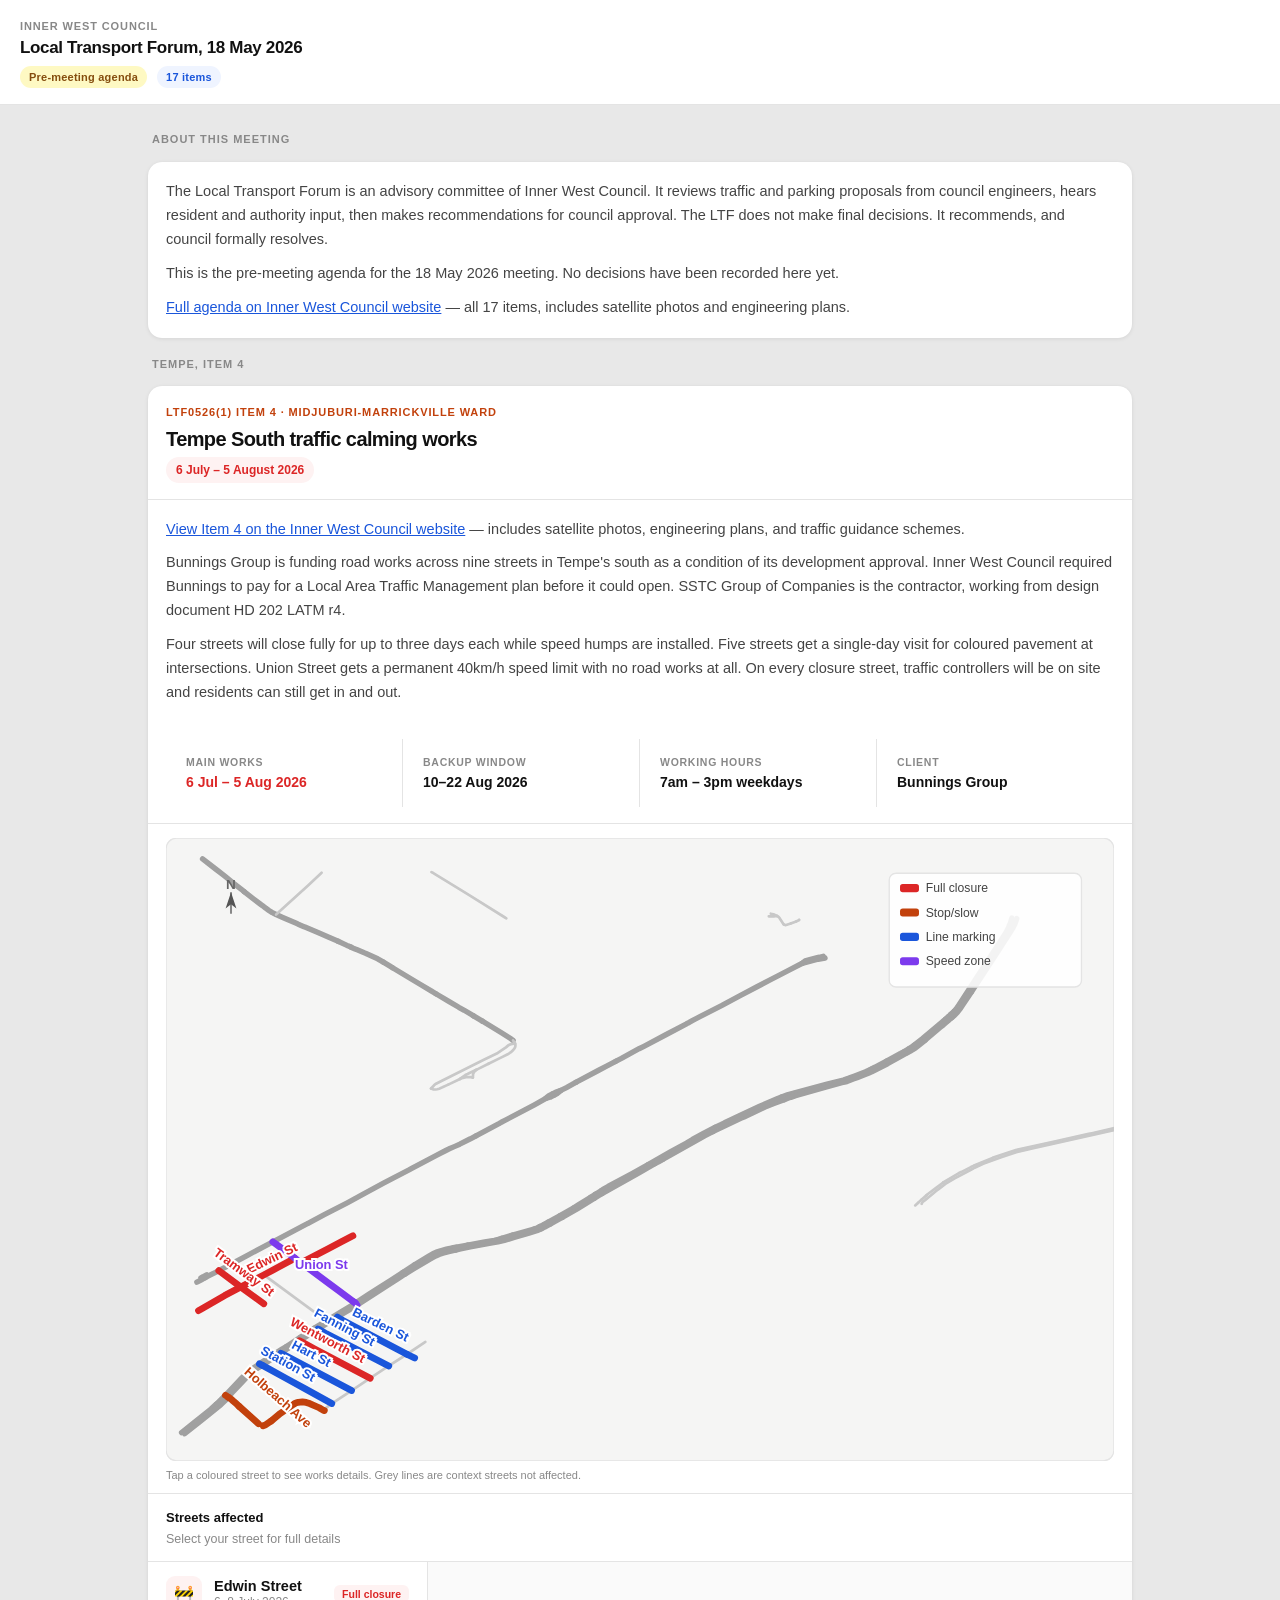
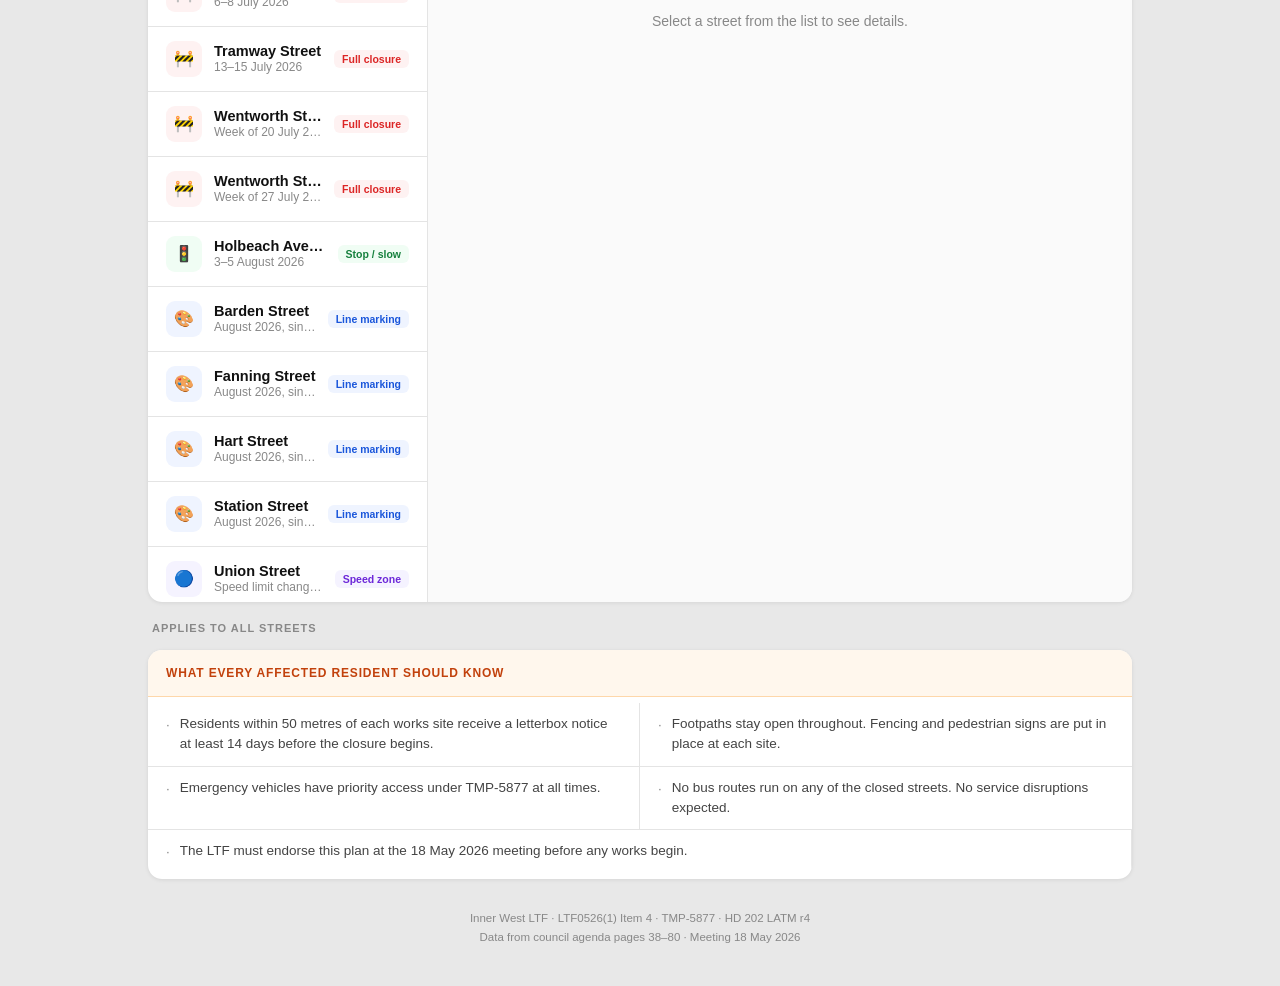
<file: meetings/ltf-18may2026/tempe-south/index.html>
<!DOCTYPE html>
<html lang="en">
<head>
<meta charset="UTF-8">
<meta name="viewport" content="width=device-width, initial-scale=1.0">
<title>Inner West LTF — What the Tempe Works Mean for Your Street</title>
<meta property="og:title" content="Inner West LTF — What the Tempe Works Mean for Your Street">
<meta property="og:description" content="Find out exactly how the Bunnings LATM construction affects your street in Tempe — dates, road closures, and detours.">
<meta property="og:type" content="website">
<meta name="description" content="Find out exactly how the Bunnings LATM construction affects your street in Tempe — dates, road closures, and detours.">
<style>
  *, *::before, *::after { box-sizing: border-box; margin: 0; padding: 0; }

  :root {
    --bg:        #f0f0f0;
    --card:      #ffffff;
    --ink:       #111111;
    --ink2:      #444444;
    --ink3:      #888888;
    --border:    #e4e4e4;
    --accent:    #1a56db;
    --accent-bg: #eff4ff;
    --warn:      #c2410c;
    --warn-bg:   #fff7ed;
    --warn-bdr:  #fed7aa;
    --red:       #dc2626;
    --red-bg:    #fef2f2;
    --grn:       #15803d;
    --grn-bg:    #f0fdf4;
    --shadow:    0 1px 4px rgba(0,0,0,.08), 0 0 1px rgba(0,0,0,.05);
    --radius:    14px;
    --radius-sm: 8px;
  }

  html { -webkit-text-size-adjust: 100%; }

  body {
    font-family: -apple-system, BlinkMacSystemFont, "Segoe UI", Helvetica, Arial, sans-serif;
    font-size: 15px;
    line-height: 1.5;
    color: var(--ink);
    background: var(--bg);
    min-height: 100vh;
  }

  /* ── HEADER ── */
  .header {
    background: var(--card);
    border-bottom: 1px solid var(--border);
    padding: 18px 20px 16px;
    position: sticky;
    top: 0;
    z-index: 10;
  }
  .header-eyebrow {
    font-size: 11px;
    font-weight: 600;
    text-transform: uppercase;
    letter-spacing: .08em;
    color: var(--ink3);
    margin-bottom: 3px;
  }
  .header h1 {
    font-size: 17px;
    font-weight: 700;
    color: var(--ink);
    letter-spacing: -.02em;
    line-height: 1.2;
  }
  .header-meta {
    display: flex;
    align-items: center;
    gap: 10px;
    margin-top: 8px;
  }
  .pill {
    display: inline-flex;
    align-items: center;
    font-size: 11px;
    font-weight: 600;
    border-radius: 20px;
    padding: 3px 9px;
    letter-spacing: .02em;
  }
  .pill-pending { background: #fef9c3; color: #854d0e; }
  .pill-date    { background: var(--accent-bg); color: var(--accent); }

  /* ── PAGE BODY ── */
  .page {
    max-width: 560px;
    margin: 0 auto;
    padding: 20px 16px 60px;
    display: flex;
    flex-direction: column;
    gap: 14px;
  }

  /* ── CARD ── */
  .card {
    background: var(--card);
    border-radius: var(--radius);
    box-shadow: var(--shadow);
    overflow: hidden;
  }
  .card-body { padding: 18px 18px; }
  .card-body + .card-body { border-top: 1px solid var(--border); }

  /* ── SECTION LABEL ── */
  .section-label {
    font-size: 11px;
    font-weight: 700;
    text-transform: uppercase;
    letter-spacing: .09em;
    color: var(--ink3);
    padding: 0 4px;
    margin-top: 6px;
  }

  /* ── PROSE ── */
  .prose {
    font-size: 14.5px;
    line-height: 1.65;
    color: var(--ink2);
  }
  .prose + .prose { margin-top: 10px; }
  .prose strong { color: var(--ink); font-weight: 600; }

  /* ── TEMPE HEADER CARD ── */
  .tempe-head {
    padding: 18px 18px 16px;
    border-bottom: 1px solid var(--border);
  }
  .tempe-head .kicker {
    font-size: 11px;
    font-weight: 700;
    text-transform: uppercase;
    letter-spacing: .08em;
    color: var(--warn);
    margin-bottom: 6px;
  }
  .tempe-head h2 {
    font-size: 20px;
    font-weight: 800;
    color: var(--ink);
    letter-spacing: -.03em;
    line-height: 1.2;
    margin-bottom: 6px;
  }
  .tempe-head .date-badge {
    display: inline-flex;
    align-items: center;
    gap: 5px;
    font-size: 12px;
    font-weight: 600;
    color: var(--red);
    background: var(--red-bg);
    border-radius: 20px;
    padding: 4px 10px;
  }

  /* ── STAT ROW ── */
  .stat-row {
    display: grid;
    grid-template-columns: 1fr 1fr;
    gap: 10px;
    padding: 16px 18px;
    border-bottom: 1px solid var(--border);
  }
  .stat { display: flex; flex-direction: column; gap: 2px; }
  .stat-label { font-size: 10.5px; font-weight: 600; text-transform: uppercase; letter-spacing: .07em; color: var(--ink3); }
  .stat-value { font-size: 14px; font-weight: 700; color: var(--ink); line-height: 1.3; }
  .stat-value.red { color: var(--red); }

  /* ── OVERVIEW MAP ── */
  .tempe-map { width: 100%; height: auto; display: block; margin: 0 0 4px; border-radius: var(--radius-sm); }
  .tempe-map .street-path { cursor: pointer; transition: opacity .15s; }
  .tempe-map .street-path:hover { opacity: .7; }
  .map-wrap { padding: 14px 18px 10px; border-bottom: 1px solid var(--border); }
  .map-caption { font-size: 11px; color: var(--ink3); margin-top: 6px; }

  /* ── STREET SCHEMATIC ── */
  .schematic { width: 100%; display: block; margin: 12px 0 4px; }
  .schematic-caption { font-size: 10.5px; color: var(--ink3); margin-bottom: 10px; }

  /* ── STREETS ── */
  .streets-head {
    padding: 14px 18px 12px;
    border-bottom: 1px solid var(--border);
  }
  .streets-head h3 {
    font-size: 13px;
    font-weight: 700;
    color: var(--ink);
  }
  .streets-head p {
    font-size: 12.5px;
    color: var(--ink3);
    margin-top: 2px;
  }
  .street-list { display: flex; flex-direction: column; }
  .street-row {
    border-bottom: 1px solid var(--border);
  }
  .street-row:last-child { border-bottom: none; }

  .street-btn {
    width: 100%;
    background: none;
    border: none;
    padding: 14px 18px;
    display: flex;
    align-items: center;
    justify-content: space-between;
    gap: 12px;
    cursor: pointer;
    text-align: left;
    -webkit-tap-highlight-color: transparent;
    transition: background .12s;
  }
  .street-btn:active { background: #f5f5f5; }
  .street-btn.open { background: var(--accent-bg); }

  .street-btn-left { display: flex; align-items: center; gap: 12px; flex: 1; min-width: 0; }
  .street-icon {
    width: 36px;
    height: 36px;
    border-radius: 9px;
    display: flex;
    align-items: center;
    justify-content: center;
    font-size: 16px;
    flex-shrink: 0;
  }
  .icon-closure { background: var(--red-bg); }
  .icon-stopgo  { background: var(--grn-bg); }
  .icon-marking { background: var(--accent-bg); }
  .icon-zone    { background: #f5f3ff; }

  .street-text { min-width: 0; }
  .street-name {
    font-size: 14.5px;
    font-weight: 700;
    color: var(--ink);
    white-space: nowrap;
    overflow: hidden;
    text-overflow: ellipsis;
  }
  .street-btn.open .street-name { color: var(--accent); }
  .street-sub {
    font-size: 12px;
    color: var(--ink3);
    margin-top: 1px;
    white-space: nowrap;
    overflow: hidden;
    text-overflow: ellipsis;
  }

  .street-tag {
    font-size: 10.5px;
    font-weight: 700;
    border-radius: 6px;
    padding: 3px 8px;
    white-space: nowrap;
    flex-shrink: 0;
  }
  .tag-closure { background: var(--red-bg);   color: var(--red); }
  .tag-stopgo  { background: var(--grn-bg);   color: var(--grn); }
  .tag-marking { background: var(--accent-bg); color: var(--accent); }
  .tag-zone    { background: #f5f3ff; color: #6d28d9; }

  .chevron {
    width: 16px;
    height: 16px;
    flex-shrink: 0;
    color: var(--ink3);
    transition: transform .2s;
  }
  .street-btn.open .chevron { transform: rotate(180deg); color: var(--accent); }

  /* ── DETAIL PANEL ── */
  .street-detail {
    display: none;
    border-top: 1px solid var(--border);
    background: #fafafa;
  }
  .street-detail.open { display: block; }

  .detail-inner { padding: 18px; display: flex; flex-direction: column; gap: 14px; }

  .notice {
    border-left: 3px solid var(--warn);
    background: var(--warn-bg);
    border-radius: 0 var(--radius-sm) var(--radius-sm) 0;
    padding: 12px 14px;
    font-size: 13.5px;
    line-height: 1.6;
    color: var(--ink);
  }

  .fact-grid {
    display: grid;
    grid-template-columns: 1fr 1fr;
    gap: 8px;
  }
  .fact {
    background: var(--card);
    border: 1px solid var(--border);
    border-radius: var(--radius-sm);
    padding: 11px 13px;
  }
  .fact.span2 { grid-column: 1 / -1; }
  .fact-label { font-size: 10px; font-weight: 700; text-transform: uppercase; letter-spacing: .08em; color: var(--ink3); margin-bottom: 3px; }
  .fact-value { font-size: 13.5px; font-weight: 600; color: var(--ink); line-height: 1.4; }
  .fact-value.red { color: var(--red); }
  .fact-value.grn { color: var(--grn); }

  .info-box {
    background: var(--accent-bg);
    border-radius: var(--radius-sm);
    padding: 13px 14px;
    font-size: 13px;
    line-height: 1.6;
    color: #1e3a5f;
  }

  .contact-row {
    display: flex;
    align-items: center;
    gap: 12px;
    background: var(--card);
    border: 1px solid var(--border);
    border-radius: var(--radius-sm);
    padding: 12px 14px;
  }
  .contact-icon { font-size: 20px; flex-shrink: 0; }
  .contact-text { font-size: 13px; line-height: 1.5; color: var(--ink2); }
  .contact-text strong { color: var(--ink); font-weight: 700; }

  /* ── CLOSE BUTTON (mobile only) ── */
  .close-btn {
    display: flex;
    align-items: center;
    justify-content: center;
    width: 100%;
    padding: 11px 14px;
    background: none;
    border: 1px solid var(--border);
    border-radius: var(--radius-sm);
    font-size: 13px;
    color: var(--ink3);
    cursor: pointer;
  }

  /* ── NOTICE CARD ── */
  .notice-card {
    background: var(--card);
    border-radius: var(--radius);
    box-shadow: var(--shadow);
    overflow: hidden;
  }
  .notice-card-head {
    background: var(--warn-bg);
    border-bottom: 1px solid var(--warn-bdr);
    padding: 14px 18px;
    font-size: 12px;
    font-weight: 700;
    text-transform: uppercase;
    letter-spacing: .07em;
    color: var(--warn);
  }
  .notice-list {
    padding: 6px 0;
  }
  .notice-item {
    display: flex;
    align-items: flex-start;
    gap: 10px;
    padding: 11px 18px;
    border-bottom: 1px solid var(--border);
    font-size: 13.5px;
    line-height: 1.5;
    color: var(--ink2);
  }
  .notice-item:last-child { border-bottom: none; }
  .notice-item::before {
    content: "·";
    color: var(--ink3);
    flex-shrink: 0;
    margin-top: 1px;
  }

  /* ── RESPONSIVE / DESKTOP ── */
  @media (min-width: 640px) {
    .page { padding: 16px 24px; }
    .stat-row { grid-template-columns: repeat(4, 1fr); }
    .fact-grid { grid-template-columns: repeat(3, 1fr); }
  }

  @media (min-width: 820px) {
    body { background: #e8e8e8; }
    .page { max-width: 1040px; margin: 0 auto; padding: 20px 28px; }

    /* two-panel street layout */
    .streets-body {
      display: flex;
      align-items: stretch;
      min-height: 520px;
    }
    .street-list {
      width: 280px;
      flex-shrink: 0;
      border-right: 1px solid var(--border);
      overflow-y: auto;
      max-height: 640px;
    }
    /* suppress inline accordions on desktop */
    .street-detail { display: none !important; }
    .chevron { display: none; }
    .close-btn { display: none; }
    .street-btn.open { background: var(--accent-bg); border-left: 3px solid var(--accent); }
    .street-btn:not(.open):hover { background: #f7f7f7; }

    /* right-side detail panel */
    .detail-panel {
      flex: 1;
      display: block;
      overflow-y: auto;
      max-height: 640px;
      background: #fafafa;
    }
    .detail-panel .detail-inner {
      padding: 22px 26px;
      display: flex;
      flex-direction: column;
      gap: 16px;
    }
    .detail-panel .fact-grid { grid-template-columns: repeat(3, 1fr); }
    .panel-empty {
      padding: 48px 32px;
      text-align: center;
      color: var(--ink3);
      font-size: 14px;
      line-height: 1.6;
    }
    .panel-street-title {
      font-size: 18px;
      font-weight: 700;
      color: var(--ink);
      padding: 20px 26px 0;
    }

    /* stat row full-width cells */
    .stat-row { gap: 0; }
    .stat { padding: 16px 20px; border-right: 1px solid var(--border); }
    .stat:last-child { border-right: none; }

    /* notice card two-column grid */
    .notice-list { display: grid; grid-template-columns: 1fr 1fr; }
    .notice-item:nth-child(odd):last-child { grid-column: 1 / -1; }
    .notice-item { border-right: 1px solid var(--border); }
    .notice-item:nth-child(even) { border-right: none; }
  }

  /* ── FOOTER ── */
  .footer {
    text-align: center;
    font-size: 11.5px;
    color: var(--ink3);
    padding: 10px 20px 40px;
    line-height: 1.6;
  }
</style>
</head>
<body>

<header class="header">
  <div class="header-eyebrow">Inner West Council</div>
  <h1>Local Transport Forum, 18 May 2026</h1>
  <div class="header-meta">
    <span class="pill pill-pending">Pre-meeting agenda</span>
    <span class="pill pill-date">17 items</span>
  </div>
</header>

<div class="page">

  <!-- ABOUT -->
  <div class="section-label">About this meeting</div>
  <div class="card">
    <div class="card-body">
      <p class="prose">The Local Transport Forum is an advisory committee of Inner West Council. It reviews traffic and parking proposals from council engineers, hears resident and authority input, then makes recommendations for council approval. The LTF does not make final decisions. It recommends, and council formally resolves.</p>
      <p class="prose" style="margin-top:10px;">This is the pre-meeting agenda for the 18 May 2026 meeting. No decisions have been recorded here yet.</p>
      <p class="prose" style="margin-top:10px;"><a href="https://innerwest.infocouncil.biz/Open/2026/05/LTF_18052026_AGN_4285_AT.HTM#PDF1_Contents" target="_blank" rel="noopener" style="color:var(--accent);">Full agenda on Inner West Council website</a> — all 17 items, includes satellite photos and engineering plans.</p>
    </div>
  </div>

  <!-- TEMPE -->
  <div class="section-label" style="margin-top:4px;">Tempe, Item 4</div>
  <div class="card">
    <div class="tempe-head">
      <div class="kicker">LTF0526(1) Item 4 · Midjuburi-Marrickville Ward</div>
      <h2>Tempe South traffic calming works</h2>
      <span class="date-badge">6 July – 5 August 2026</span>
    </div>

    <div class="card-body">
      <p class="prose"><a href="https://innerwest.infocouncil.biz/Open/2026/05/LTF_18052026_AGN_4285_AT.HTM#PDF2_ReportName_69114" target="_blank" rel="noopener" style="color:var(--accent);">View Item 4 on the Inner West Council website</a> — includes satellite photos, engineering plans, and traffic guidance schemes.</p>
      <p class="prose" style="margin-top:10px;">Bunnings Group is funding road works across nine streets in Tempe's south as a condition of its development approval. Inner West Council required Bunnings to pay for a Local Area Traffic Management plan before it could open. SSTC Group of Companies is the contractor, working from design document HD 202 LATM r4.</p>
      <p class="prose" style="margin-top:10px;">Four streets will close fully for up to three days each while speed humps are installed. Five streets get a single-day visit for coloured pavement at intersections. Union Street gets a permanent 40km/h speed limit with no road works at all. On every closure street, traffic controllers will be on site and residents can still get in and out.</p>
    </div>

    <div class="stat-row">
      <div class="stat">
        <span class="stat-label">Main works</span>
        <span class="stat-value red">6 Jul – 5 Aug 2026</span>
      </div>
      <div class="stat">
        <span class="stat-label">Backup window</span>
        <span class="stat-value">10–22 Aug 2026</span>
      </div>
      <div class="stat">
        <span class="stat-label">Working hours</span>
        <span class="stat-value">7am – 3pm weekdays</span>
      </div>
      <div class="stat">
        <span class="stat-label">Client</span>
        <span class="stat-value">Bunnings Group</span>
      </div>
    </div>

    <!-- OVERVIEW MAP -->
    <div class="map-wrap">
      <svg class="tempe-map" viewBox="0 0 700 460" xmlns="http://www.w3.org/2000/svg" role="img" aria-label="Map of Tempe South works area">
  <rect width="700" height="460" rx="8" fill="#f5f5f4" stroke="#e4e4e4" stroke-width="1"/>
  <polyline points="486.6,88.6 483.5,89.2 481.6,89.5 479.4,90.0 476.6,90.7 469.7,92.6" fill="none" stroke="#a0a0a0" stroke-width="4" stroke-linecap="round" stroke-linejoin="round"/>
  <polyline points="29.0,324.6 31.7,323.2 36.6,320.7 39.0,319.5 54.3,311.3 59.5,308.5 78.9,298.2 82.1,296.5 103.7,285.1 104.6,284.7 106.6,283.6 116.9,278.1 134.2,269.2 145.3,263.2 147.0,262.3 160.6,254.9 179.1,245.3 181.8,243.8 198.6,234.9 201.4,233.4 205.9,231.1 208.1,230.0 209.6,229.3 213.3,227.7 216.9,226.1 224.8,222.1 228.9,219.9" fill="none" stroke="#a0a0a0" stroke-width="4" stroke-linecap="round" stroke-linejoin="round"/>
  <polyline points="228.9,219.9 245.5,211.1 245.9,210.9 247.6,209.9 249.5,208.9 249.9,208.7 271.7,197.2 273.7,196.1 280.5,192.2" fill="none" stroke="#a0a0a0" stroke-width="4" stroke-linecap="round" stroke-linejoin="round"/>
  <polyline points="469.7,92.6 467.7,93.6 459.7,97.8 446.1,104.8 435.7,110.2 423.6,116.6 410.2,123.8 394.6,131.7 388.6,134.9 386.3,136.2 384.5,137.1 384.0,137.4 369.4,145.1 352.9,153.8 349.3,155.6 336.3,162.7 332.0,164.9" fill="none" stroke="#a0a0a0" stroke-width="4" stroke-linecap="round" stroke-linejoin="round"/>
  <polyline points="291.2,186.6 295.7,184.3 302.6,180.5" fill="none" stroke="#a0a0a0" stroke-width="4" stroke-linecap="round" stroke-linejoin="round"/>
  <polyline points="302.6,180.5 319.5,171.5 324.6,168.8 332.0,164.9" fill="none" stroke="#a0a0a0" stroke-width="4" stroke-linecap="round" stroke-linejoin="round"/>
  <polyline points="22.8,328.0 26.1,326.2 26.9,325.8 29.0,324.6" fill="none" stroke="#a0a0a0" stroke-width="4" stroke-linecap="round" stroke-linejoin="round"/>
  <polyline points="469.7,92.6 472.0,90.8 476.7,89.4 479.5,88.7 481.6,88.2 482.4,88.1 485.3,87.4" fill="none" stroke="#a0a0a0" stroke-width="4" stroke-linecap="round" stroke-linejoin="round"/>
  <polyline points="291.2,186.6 289.8,187.9 289.1,188.5 286.6,189.9" fill="none" stroke="#a0a0a0" stroke-width="4" stroke-linecap="round" stroke-linejoin="round"/>
  <polyline points="280.5,192.2 282.1,190.8 282.5,190.5 285.4,188.9" fill="none" stroke="#a0a0a0" stroke-width="4" stroke-linecap="round" stroke-linejoin="round"/>
  <polyline points="286.6,189.9 283.6,191.4 280.5,192.2" fill="none" stroke="#a0a0a0" stroke-width="4" stroke-linecap="round" stroke-linejoin="round"/>
  <polyline points="285.4,188.9 287.9,187.6 291.2,186.6" fill="none" stroke="#a0a0a0" stroke-width="4" stroke-linecap="round" stroke-linejoin="round"/>
  <polyline points="25.8,324.8 27.4,324.0 30.0,322.5" fill="none" stroke="#a0a0a0" stroke-width="4" stroke-linecap="round" stroke-linejoin="round"/>
  <polyline points="222.6,300.6 235.4,298.3 242.4,297.1 245.3,296.4 247.9,295.6" fill="none" stroke="#a0a0a0" stroke-width="4" stroke-linecap="round" stroke-linejoin="round"/>
  <polyline points="456.5,193.2 448.9,196.0 445.6,197.3 442.3,198.7 426.8,206.0 424.4,207.0 414.3,211.8 403.8,216.8" fill="none" stroke="#a0a0a0" stroke-width="4" stroke-linecap="round" stroke-linejoin="round"/>
  <polyline points="183.5,315.2 194.4,308.5 197.0,307.0 199.6,305.8 202.7,304.8 207.0,303.6 210.4,302.9 211.2,302.7 213.0,302.4" fill="none" stroke="#a0a0a0" stroke-width="4" stroke-linecap="round" stroke-linejoin="round"/>
  <polyline points="454.5,191.3 458.8,189.7 462.8,188.6 488.1,181.8 495.6,179.9 500.1,178.7 504.3,177.3 508.5,175.7 516.6,172.6 520.3,170.8" fill="none" stroke="#a0a0a0" stroke-width="4" stroke-linecap="round" stroke-linejoin="round"/>
  <polyline points="292.6,280.2 283.6,285.2" fill="none" stroke="#a0a0a0" stroke-width="4" stroke-linecap="round" stroke-linejoin="round"/>
  <polyline points="282.2,283.7 291.0,278.9" fill="none" stroke="#a0a0a0" stroke-width="4" stroke-linecap="round" stroke-linejoin="round"/>
  <polyline points="277.3,288.5 275.1,289.4 273.8,290.0 268.0,291.7 257.7,294.8 249.9,297.1 245.2,298.2 241.9,298.8 238.8,299.3 224.7,301.9 217.6,303.4 215.3,303.9 213.8,304.3" fill="none" stroke="#a0a0a0" stroke-width="4" stroke-linecap="round" stroke-linejoin="round"/>
  <polyline points="321.8,260.1 322.7,259.5 326.4,257.3 344.1,247.8 356.0,241.1" fill="none" stroke="#a0a0a0" stroke-width="4" stroke-linecap="round" stroke-linejoin="round"/>
  <polyline points="628.2,59.5 627.0,63.0 626.8,63.5 626.0,65.1 625.3,66.5 621.0,73.3 617.4,78.8 614.1,84.0 594.7,113.7" fill="none" stroke="#a0a0a0" stroke-width="4" stroke-linecap="round" stroke-linejoin="round"/>
  <polyline points="255.9,293.2 271.7,288.7" fill="none" stroke="#a0a0a0" stroke-width="4" stroke-linecap="round" stroke-linejoin="round"/>
  <polyline points="71.0,389.3 68.3,391.1 65.3,393.3 60.0,397.7 55.0,403.1 49.7,408.7 48.3,410.2 47.3,411.6 46.1,413.0" fill="none" stroke="#a0a0a0" stroke-width="4" stroke-linecap="round" stroke-linejoin="round"/>
  <polyline points="141.0,344.9 139.3,346.0 135.3,348.4 126.5,353.7 119.7,358.0 118.1,359.0 112.2,362.5 101.0,369.8 98.6,371.3 93.2,374.8 92.6,375.2 90.7,376.4" fill="none" stroke="#a0a0a0" stroke-width="4" stroke-linecap="round" stroke-linejoin="round"/>
  <polyline points="581.8,128.1 583.7,125.9 585.6,123.1 597.0,105.6 616.2,76.2 618.5,72.6 620.0,70.3 620.2,69.9 622.1,66.3 622.7,64.6 623.5,62.9 623.6,62.4 624.6,59.1" fill="none" stroke="#a0a0a0" stroke-width="4" stroke-linecap="round" stroke-linejoin="round"/>
  <polyline points="577.5,134.9 576.4,135.9 573.9,138.1 571.6,139.9 560.7,149.2" fill="none" stroke="#a0a0a0" stroke-width="4" stroke-linecap="round" stroke-linejoin="round"/>
  <polyline points="283.6,285.2 280.3,287.0 279.6,287.3 277.3,288.5" fill="none" stroke="#a0a0a0" stroke-width="4" stroke-linecap="round" stroke-linejoin="round"/>
  <polyline points="275.8,287.0 277.7,286.1 279.3,285.3" fill="none" stroke="#a0a0a0" stroke-width="4" stroke-linecap="round" stroke-linejoin="round"/>
  <polyline points="90.7,376.4 84.8,380.4 71.0,389.3" fill="none" stroke="#a0a0a0" stroke-width="4" stroke-linecap="round" stroke-linejoin="round"/>
  <polyline points="11.5,439.0 17.0,434.7 26.5,427.1 33.2,421.7 37.2,418.0" fill="none" stroke="#a0a0a0" stroke-width="4" stroke-linecap="round" stroke-linejoin="round"/>
  <polyline points="139.8,343.3 141.3,342.4 149.7,336.9 157.8,331.7 166.0,326.5 174.8,320.8" fill="none" stroke="#a0a0a0" stroke-width="4" stroke-linecap="round" stroke-linejoin="round"/>
  <polyline points="213.0,302.4 214.5,302.1" fill="none" stroke="#a0a0a0" stroke-width="4" stroke-linecap="round" stroke-linejoin="round"/>
  <polyline points="213.8,304.3 212.0,304.7 208.8,305.5 204.5,306.6 201.7,307.5 199.2,308.6 194.9,311.0 182.4,318.4 176.5,322.0" fill="none" stroke="#a0a0a0" stroke-width="4" stroke-linecap="round" stroke-linejoin="round"/>
  <polyline points="176.5,322.0 173.5,324.0 171.3,325.4 163.5,330.5 144.1,343.0 143.3,343.5 141.0,344.9" fill="none" stroke="#a0a0a0" stroke-width="4" stroke-linecap="round" stroke-linejoin="round"/>
  <polyline points="109.3,362.1 113.6,359.4 114.5,358.8 116.2,357.8 118.5,356.5 129.0,350.0 137.0,345.2 137.5,344.8 139.8,343.3" fill="none" stroke="#a0a0a0" stroke-width="4" stroke-linecap="round" stroke-linejoin="round"/>
  <polyline points="69.0,388.3 78.2,382.2 86.0,377.2 88.9,375.5" fill="none" stroke="#a0a0a0" stroke-width="4" stroke-linecap="round" stroke-linejoin="round"/>
  <polyline points="43.9,411.5 46.1,409.2 56.0,398.7 58.3,396.4 64.8,391.2 69.0,388.3" fill="none" stroke="#a0a0a0" stroke-width="4" stroke-linecap="round" stroke-linejoin="round"/>
  <polyline points="46.1,413.0 44.7,414.5 40.6,418.4 34.9,423.1 25.5,430.6 13.8,439.9" fill="none" stroke="#a0a0a0" stroke-width="4" stroke-linecap="round" stroke-linejoin="round"/>
  <polyline points="316.4,265.9 303.6,273.9 292.6,280.2" fill="none" stroke="#a0a0a0" stroke-width="4" stroke-linecap="round" stroke-linejoin="round"/>
  <polyline points="291.0,278.9 301.1,273.0" fill="none" stroke="#a0a0a0" stroke-width="4" stroke-linecap="round" stroke-linejoin="round"/>
  <polyline points="547.1,158.7 544.5,160.1 532.8,166.7 521.1,172.6 519.9,173.1 517.7,174.1 514.9,175.2 510.3,177.0 507.5,178.0 502.8,179.8 499.1,180.7 487.1,184.0 464.9,190.2 461.3,191.5 460.6,191.6 456.5,193.2" fill="none" stroke="#a0a0a0" stroke-width="4" stroke-linecap="round" stroke-linejoin="round"/>
  <polyline points="405.3,213.7 410.0,211.5 412.4,210.3 416.0,208.6 422.6,205.5 438.4,198.1 445.2,195.1 451.2,192.6 454.5,191.3" fill="none" stroke="#a0a0a0" stroke-width="4" stroke-linecap="round" stroke-linejoin="round"/>
  <polyline points="301.1,273.0 304.5,270.9 313.3,265.4" fill="none" stroke="#a0a0a0" stroke-width="4" stroke-linecap="round" stroke-linejoin="round"/>
  <polyline points="552.2,153.2 558.6,148.1 573.3,135.7 574.1,135.1 575.3,134.0" fill="none" stroke="#a0a0a0" stroke-width="4" stroke-linecap="round" stroke-linejoin="round"/>
  <polyline points="577.6,132.0 578.8,130.9 579.4,130.3" fill="none" stroke="#a0a0a0" stroke-width="4" stroke-linecap="round" stroke-linejoin="round"/>
  <polyline points="560.7,149.2 556.3,152.8 553.5,155.0 551.1,156.5 550.0,157.1 547.1,158.7" fill="none" stroke="#a0a0a0" stroke-width="4" stroke-linecap="round" stroke-linejoin="round"/>
  <polyline points="247.9,295.6 255.9,293.2" fill="none" stroke="#a0a0a0" stroke-width="4" stroke-linecap="round" stroke-linejoin="round"/>
  <polyline points="356.0,241.1 372.4,231.8 384.3,225.3 388.7,222.6 397.5,217.7 405.3,213.7" fill="none" stroke="#a0a0a0" stroke-width="4" stroke-linecap="round" stroke-linejoin="round"/>
  <polyline points="575.3,134.0 577.6,132.0" fill="none" stroke="#a0a0a0" stroke-width="4" stroke-linecap="round" stroke-linejoin="round"/>
  <polyline points="545.1,157.7 548.5,155.6" fill="none" stroke="#a0a0a0" stroke-width="4" stroke-linecap="round" stroke-linejoin="round"/>
  <polyline points="594.7,113.7 592.5,117.0 588.5,123.0 586.8,125.6 584.2,129.0 582.4,130.8 581.8,131.3 581.2,131.9 580.0,132.9" fill="none" stroke="#a0a0a0" stroke-width="4" stroke-linecap="round" stroke-linejoin="round"/>
  <polyline points="580.0,132.9 577.5,134.9" fill="none" stroke="#a0a0a0" stroke-width="4" stroke-linecap="round" stroke-linejoin="round"/>
  <polyline points="88.9,375.5 90.9,374.2 99.2,368.7" fill="none" stroke="#a0a0a0" stroke-width="4" stroke-linecap="round" stroke-linejoin="round"/>
  <polyline points="317.0,263.1 318.9,261.9 321.8,260.1" fill="none" stroke="#a0a0a0" stroke-width="4" stroke-linecap="round" stroke-linejoin="round"/>
  <polyline points="99.2,368.7 100.9,367.6 109.3,362.1" fill="none" stroke="#a0a0a0" stroke-width="4" stroke-linecap="round" stroke-linejoin="round"/>
  <polyline points="520.3,170.8 523.3,169.3 532.0,164.7" fill="none" stroke="#a0a0a0" stroke-width="4" stroke-linecap="round" stroke-linejoin="round"/>
  <polyline points="548.5,155.6 552.2,153.2" fill="none" stroke="#a0a0a0" stroke-width="4" stroke-linecap="round" stroke-linejoin="round"/>
  <polyline points="532.0,164.7 542.1,159.3 542.7,158.9 545.1,157.7" fill="none" stroke="#a0a0a0" stroke-width="4" stroke-linecap="round" stroke-linejoin="round"/>
  <polyline points="579.4,130.3 581.8,128.1" fill="none" stroke="#a0a0a0" stroke-width="4" stroke-linecap="round" stroke-linejoin="round"/>
  <polyline points="313.3,265.4 317.0,263.1" fill="none" stroke="#a0a0a0" stroke-width="4" stroke-linecap="round" stroke-linejoin="round"/>
  <polyline points="361.0,240.5 348.9,247.4 321.9,262.6" fill="none" stroke="#a0a0a0" stroke-width="4" stroke-linecap="round" stroke-linejoin="round"/>
  <polyline points="403.8,216.8 397.7,219.9 366.8,237.3" fill="none" stroke="#a0a0a0" stroke-width="4" stroke-linecap="round" stroke-linejoin="round"/>
  <polyline points="366.8,237.3 364.0,238.9 361.0,240.5" fill="none" stroke="#a0a0a0" stroke-width="4" stroke-linecap="round" stroke-linejoin="round"/>
  <polyline points="321.9,262.6 321.2,263.0 316.4,265.9" fill="none" stroke="#a0a0a0" stroke-width="4" stroke-linecap="round" stroke-linejoin="round"/>
  <polyline points="37.2,418.0 42.2,413.1 42.7,412.6 43.9,411.5" fill="none" stroke="#a0a0a0" stroke-width="4" stroke-linecap="round" stroke-linejoin="round"/>
  <polyline points="214.5,302.1 222.6,300.6" fill="none" stroke="#a0a0a0" stroke-width="4" stroke-linecap="round" stroke-linejoin="round"/>
  <polyline points="174.8,320.8 183.5,315.2" fill="none" stroke="#a0a0a0" stroke-width="4" stroke-linecap="round" stroke-linejoin="round"/>
  <polyline points="279.3,285.3 282.2,283.7" fill="none" stroke="#a0a0a0" stroke-width="4" stroke-linecap="round" stroke-linejoin="round"/>
  <polyline points="271.7,288.7 273.1,288.3 274.0,287.9 275.8,287.0" fill="none" stroke="#a0a0a0" stroke-width="4" stroke-linecap="round" stroke-linejoin="round"/>
  <polyline points="227.1,131.3 233.6,135.2" fill="none" stroke="#a0a0a0" stroke-width="4" stroke-linecap="round" stroke-linejoin="round"/>
  <polyline points="136.4,80.5 138.3,81.4 139.1,81.7 141.2,82.6 146.4,84.8 147.7,85.3 156.3,89.2 160.2,91.5" fill="none" stroke="#a0a0a0" stroke-width="4" stroke-linecap="round" stroke-linejoin="round"/>
  <polyline points="57.7,39.6 59.1,40.7 59.6,41.1 64.3,44.7 70.3,49.3 71.3,50.0 73.3,51.6 73.8,51.9 76.0,53.5 78.5,55.1 81.3,56.5 86.2,58.7 97.1,63.4 97.7,63.7 99.3,64.4 101.9,65.5 102.6,65.8 113.5,70.4 118.1,72.4 127.1,76.3" fill="none" stroke="#a0a0a0" stroke-width="4" stroke-linecap="round" stroke-linejoin="round"/>
  <polyline points="167.3,95.8 181.1,104.1 188.2,108.4 196.4,113.3 199.3,115.0" fill="none" stroke="#a0a0a0" stroke-width="4" stroke-linecap="round" stroke-linejoin="round"/>
  <polyline points="199.3,115.0 208.8,120.6 216.2,125.0 220.2,127.2 227.1,131.3" fill="none" stroke="#a0a0a0" stroke-width="4" stroke-linecap="round" stroke-linejoin="round"/>
  <polyline points="233.6,135.2 234.4,135.7 247.1,143.4 254.7,148.2 255.5,148.9 256.3,149.5" fill="none" stroke="#a0a0a0" stroke-width="4" stroke-linecap="round" stroke-linejoin="round"/>
  <polyline points="160.2,91.5 165.4,94.6 167.3,95.8" fill="none" stroke="#a0a0a0" stroke-width="4" stroke-linecap="round" stroke-linejoin="round"/>
  <polyline points="127.1,76.3 133.6,79.3 134.3,79.6 136.4,80.5" fill="none" stroke="#a0a0a0" stroke-width="4" stroke-linecap="round" stroke-linejoin="round"/>
  <polyline points="27.0,15.4 36.4,22.7 42.5,27.5 43.9,28.6 50.4,33.8 55.7,37.9 56.3,38.4 57.7,39.6" fill="none" stroke="#a0a0a0" stroke-width="4" stroke-linecap="round" stroke-linejoin="round"/>
  <polyline points="573.9,254.4 568.4,258.5 562.6,262.9 561.7,263.7" fill="none" stroke="#c8c8c8" stroke-width="2" stroke-linecap="round" stroke-linejoin="round"/>
  <polyline points="558.0,267.0 556.0,268.8 555.4,269.3" fill="none" stroke="#c8c8c8" stroke-width="2" stroke-linecap="round" stroke-linejoin="round"/>
  <polyline points="704.7,213.2 683.7,218.0 681.3,218.5 656.8,223.9 628.1,230.3 613.6,235.0 610.3,236.2 596.2,242.1 594.3,243.0 587.5,246.5 585.2,247.6 573.9,254.4" fill="none" stroke="#c8c8c8" stroke-width="2" stroke-linecap="round" stroke-linejoin="round"/>
  <polyline points="727.7,208.1 721.7,210.2 714.5,212.3 687.5,218.6 640.5,229.0 627.8,232.0 616.7,235.7 603.4,240.6 596.8,243.6 596.1,244.0 589.1,247.7 582.4,251.3 575.5,255.4 570.0,259.6 563.8,264.7 560.5,267.4 558.7,268.8 558.1,269.8 558.0,270.1" fill="none" stroke="#c8c8c8" stroke-width="2" stroke-linecap="round" stroke-linejoin="round"/>
  <polyline points="555.4,269.3 553.2,271.3" fill="none" stroke="#c8c8c8" stroke-width="2" stroke-linecap="round" stroke-linejoin="round"/>
  <polyline points="561.7,263.7 558.0,267.0" fill="none" stroke="#c8c8c8" stroke-width="2" stroke-linecap="round" stroke-linejoin="round"/>
  <polyline points="251.3,59.3 250.0,58.5 222.7,41.5 198.9,26.8 197.4,25.9 196.0,25.2" fill="none" stroke="#c8c8c8" stroke-width="2" stroke-linecap="round" stroke-linejoin="round"/>
  <polyline points="256.3,149.5 257.2,150.8 257.7,151.6 258.0,152.3 258.0,153.2 257.9,154.1 257.5,155.1 256.9,155.9 256.0,156.9 255.2,157.7 254.2,158.4 253.4,159.0 252.3,159.7 247.7,162.0 238.1,166.7" fill="none" stroke="#c8c8c8" stroke-width="2" stroke-linecap="round" stroke-linejoin="round"/>
  <polyline points="467.6,60.3 467.5,60.6 467.2,60.8 465.3,61.6" fill="none" stroke="#c8c8c8" stroke-width="2" stroke-linecap="round" stroke-linejoin="round"/>
  <polyline points="451.2,57.6 448.8,57.8 447.4,57.8 445.1,57.8" fill="none" stroke="#c8c8c8" stroke-width="2" stroke-linecap="round" stroke-linejoin="round"/>
  <polyline points="446.6,55.9 448.5,56.3 451.2,57.6" fill="none" stroke="#c8c8c8" stroke-width="2" stroke-linecap="round" stroke-linejoin="round"/>
  <polyline points="257.7,151.6 255.9,152.0 255.5,152.0 254.8,152.2 254.1,152.4 253.2,152.8 252.3,153.5 251.0,154.6 245.0,158.7 234.7,163.8 203.4,179.4 199.4,181.4 198.2,182.3 197.3,183.3 195.7,185.0" fill="none" stroke="#c8c8c8" stroke-width="2" stroke-linecap="round" stroke-linejoin="round"/>
  <polyline points="208.4,182.1 204.1,184.1 202.9,184.6 201.7,185.1 200.3,185.5 199.1,185.7 197.6,185.7 195.7,185.0" fill="none" stroke="#c8c8c8" stroke-width="2" stroke-linecap="round" stroke-linejoin="round"/>
  <polyline points="229.1,171.2 224.5,173.3 222.7,174.2 221.0,175.0 217.1,177.9" fill="none" stroke="#c8c8c8" stroke-width="2" stroke-linecap="round" stroke-linejoin="round"/>
  <polyline points="456.1,63.8 453.1,59.2 452.5,58.5 452.0,58.0 451.5,57.7 451.2,57.6" fill="none" stroke="#c8c8c8" stroke-width="2" stroke-linecap="round" stroke-linejoin="round"/>
  <polyline points="465.3,61.6 461.3,63.1" fill="none" stroke="#c8c8c8" stroke-width="2" stroke-linecap="round" stroke-linejoin="round"/>
  <polyline points="461.3,63.1 457.9,64.2 457.4,64.3 456.7,64.1 456.1,63.8" fill="none" stroke="#c8c8c8" stroke-width="2" stroke-linecap="round" stroke-linejoin="round"/>
  <polyline points="229.1,171.2 228.4,171.8 227.8,172.4 227.3,173.1 226.8,174.1 226.7,174.5 226.7,175.3 226.6,175.9 226.6,176.9" fill="none" stroke="#c8c8c8" stroke-width="2" stroke-linecap="round" stroke-linejoin="round"/>
  <polyline points="217.1,177.9 208.4,182.1" fill="none" stroke="#c8c8c8" stroke-width="2" stroke-linecap="round" stroke-linejoin="round"/>
  <polyline points="226.6,176.9 225.0,176.6 223.3,176.5 221.6,176.6 220.0,176.9 218.4,177.3 217.1,177.9" fill="none" stroke="#c8c8c8" stroke-width="2" stroke-linecap="round" stroke-linejoin="round"/>
  <polyline points="238.1,166.7 229.1,171.2" fill="none" stroke="#c8c8c8" stroke-width="2" stroke-linecap="round" stroke-linejoin="round"/>
  <polyline points="72.3,322.6 110.7,350.8" fill="none" stroke="#c8c8c8" stroke-width="2" stroke-linecap="round" stroke-linejoin="round"/>
  <polyline points="81.3,56.5 82.3,55.6 82.7,55.2 104.9,35.0 114.9,25.6" fill="none" stroke="#c8c8c8" stroke-width="2" stroke-linecap="round" stroke-linejoin="round"/>
  <polyline points="116.0,422.4 122.4,417.6 137.0,408.0 150.8,398.9 164.5,389.8" fill="none" stroke="#c8c8c8" stroke-width="2" stroke-linecap="round" stroke-linejoin="round"/>
  <polyline points="164.5,389.8 177.9,381.2 190.7,372.6 191.5,372.1" fill="none" stroke="#c8c8c8" stroke-width="2" stroke-linecap="round" stroke-linejoin="round"/>
  <polyline points="138.0,293.7 129.5,298.2 119.4,303.4 100.9,313.1 99.8,313.7" fill="none" stroke="#dc2626" stroke-width="5" stroke-linecap="round" stroke-linejoin="round" class="street-path" data-street="edwin" onclick="toggle('edwin')" role="button" aria-label="Edwin St"><title>Edwin St</title></polyline>
  <polyline points="95.2,310.3 94.5,310.7 78.4,319.3 72.3,322.6 55.2,331.6 43.3,337.9 26.0,347.9 24.0,349.0" fill="none" stroke="#dc2626" stroke-width="5" stroke-linecap="round" stroke-linejoin="round" class="street-path" data-street="edwin" onclick="toggle('edwin')" role="button" aria-label="Edwin St"><title>Edwin St</title></polyline>
  <polyline points="39.0,319.5 40.0,320.2 55.2,331.6 72.2,343.9" fill="none" stroke="#dc2626" stroke-width="5" stroke-linecap="round" stroke-linejoin="round" class="street-path" data-street="tramway" onclick="toggle('tramway')" role="button" aria-label="Tramway St"><title>Tramway St</title></polyline>
  <polyline points="150.8,398.9 109.4,377.1 100.0,372.0 98.6,371.3" fill="none" stroke="#dc2626" stroke-width="5" stroke-linecap="round" stroke-linejoin="round" class="street-path" data-street="wentworth-n" onclick="toggle('wentworth-n')" role="button" aria-label="Wentworth St"><title>Wentworth St</title></polyline>
  <polyline points="46.1,413.0 47.3,413.8 47.8,414.1 49.5,415.6 51.7,417.4 54.0,419.7" fill="none" stroke="#c2410c" stroke-width="5" stroke-linecap="round" stroke-linejoin="round" class="street-path" data-street="holbeach" onclick="toggle('holbeach')" role="button" aria-label="Holbeach Ave"><title>Holbeach Ave</title></polyline>
  <polyline points="116.9,422.8 116.0,422.4 113.1,420.7 106.1,417.6 103.5,416.8 100.7,416.4 97.6,416.7 95.8,417.2 94.2,418.1 84.4,424.9 77.6,430.5" fill="none" stroke="#c2410c" stroke-width="5" stroke-linecap="round" stroke-linejoin="round" class="street-path" data-street="holbeach" onclick="toggle('holbeach')" role="button" aria-label="Holbeach Ave"><title>Holbeach Ave</title></polyline>
  <polyline points="71.7,434.0 73.6,433.3 77.6,430.5" fill="none" stroke="#c2410c" stroke-width="5" stroke-linecap="round" stroke-linejoin="round" class="street-path" data-street="holbeach" onclick="toggle('holbeach')" role="button" aria-label="Holbeach Ave"><title>Holbeach Ave</title></polyline>
  <polyline points="43.9,411.5 46.1,413.0" fill="none" stroke="#c2410c" stroke-width="5" stroke-linecap="round" stroke-linejoin="round" class="street-path" data-street="holbeach" onclick="toggle('holbeach')" role="button" aria-label="Holbeach Ave"><title>Holbeach Ave</title></polyline>
  <polyline points="54.0,419.7 63.4,428.1 68.3,432.5" fill="none" stroke="#c2410c" stroke-width="5" stroke-linecap="round" stroke-linejoin="round" class="street-path" data-street="holbeach" onclick="toggle('holbeach')" role="button" aria-label="Holbeach Ave"><title>Holbeach Ave</title></polyline>
  <polyline points="177.9,381.2 130.6,356.2 127.7,354.5 126.5,353.7" fill="none" stroke="#1a56db" stroke-width="5" stroke-linecap="round" stroke-linejoin="round" class="street-path" data-street="barden" onclick="toggle('barden')" role="button" aria-label="Barden St"><title>Barden St</title></polyline>
  <polyline points="177.9,381.2 183.6,384.0" fill="none" stroke="#1a56db" stroke-width="5" stroke-linecap="round" stroke-linejoin="round" class="street-path" data-street="barden" onclick="toggle('barden')" role="button" aria-label="Barden St"><title>Barden St</title></polyline>
  <polyline points="112.2,362.5 113.6,363.2 118.5,366.1 164.5,389.8" fill="none" stroke="#1a56db" stroke-width="5" stroke-linecap="round" stroke-linejoin="round" class="street-path" data-street="fanning" onclick="toggle('fanning')" role="button" aria-label="Fanning St"><title>Fanning St</title></polyline>
  <polyline points="84.8,380.4 86.0,381.0 137.0,408.0" fill="none" stroke="#1a56db" stroke-width="5" stroke-linecap="round" stroke-linejoin="round" class="street-path" data-street="hart" onclick="toggle('hart')" role="button" aria-label="Hart St"><title>Hart St</title></polyline>
  <polyline points="122.4,417.6 102.7,406.7 88.7,399.0 72.1,389.9 71.0,389.3" fill="none" stroke="#1a56db" stroke-width="5" stroke-linecap="round" stroke-linejoin="round" class="street-path" data-street="station" onclick="toggle('station')" role="button" aria-label="Station St"><title>Station St</title></polyline>
  <polyline points="71.0,389.3 69.0,388.3" fill="none" stroke="#1a56db" stroke-width="5" stroke-linecap="round" stroke-linejoin="round" class="street-path" data-street="station" onclick="toggle('station')" role="button" aria-label="Station St"><title>Station St</title></polyline>
  <polyline points="138.5,342.4 131.8,337.4 128.1,334.7 120.6,329.1 99.8,313.7" fill="none" stroke="#7c3aed" stroke-width="5" stroke-linecap="round" stroke-linejoin="round" class="street-path" data-street="union" onclick="toggle('union')" role="button" aria-label="Union St"><title>Union St</title></polyline>
  <polyline points="99.8,313.7 97.3,311.9 95.2,310.3 93.1,308.7 80.1,299.1 78.9,298.2" fill="none" stroke="#7c3aed" stroke-width="5" stroke-linecap="round" stroke-linejoin="round" class="street-path" data-street="union" onclick="toggle('union')" role="button" aria-label="Union St"><title>Union St</title></polyline>
  <polyline points="141.0,344.9 139.8,343.3" fill="none" stroke="#7c3aed" stroke-width="5" stroke-linecap="round" stroke-linejoin="round" class="street-path" data-street="union" onclick="toggle('union')" role="button" aria-label="Union St"><title>Union St</title></polyline>
  <polyline points="139.8,343.3 138.5,342.4" fill="none" stroke="#7c3aed" stroke-width="5" stroke-linecap="round" stroke-linejoin="round" class="street-path" data-street="union" onclick="toggle('union')" role="button" aria-label="Union St"><title>Union St</title></polyline>
  <text x="82.8" y="319.3" transform="rotate(334.1,82.8,319.3)" text-anchor="middle" dominant-baseline="auto" font-family="-apple-system,BlinkMacSystemFont,'Segoe UI',Helvetica,Arial,sans-serif" font-size="9.5" font-weight="600" fill="white" stroke="white" stroke-width="3" paint-order="stroke" dy="-7" pointer-events="none">Edwin St</text>
  <text x="82.8" y="319.3" transform="rotate(334.1,82.8,319.3)" text-anchor="middle" dominant-baseline="auto" font-family="-apple-system,BlinkMacSystemFont,'Segoe UI',Helvetica,Arial,sans-serif" font-size="9.5" font-weight="600" fill="#dc2626" dy="-7" pointer-events="none">Edwin St</text>
  <text x="51.6" y="328.8" transform="rotate(36.3,51.6,328.8)" text-anchor="middle" dominant-baseline="auto" font-family="-apple-system,BlinkMacSystemFont,'Segoe UI',Helvetica,Arial,sans-serif" font-size="9.5" font-weight="600" fill="white" stroke="white" stroke-width="3" paint-order="stroke" dy="-7" pointer-events="none">Tramway St</text>
  <text x="51.6" y="328.8" transform="rotate(36.3,51.6,328.8)" text-anchor="middle" dominant-baseline="auto" font-family="-apple-system,BlinkMacSystemFont,'Segoe UI',Helvetica,Arial,sans-serif" font-size="9.5" font-weight="600" fill="#dc2626" dy="-7" pointer-events="none">Tramway St</text>
  <text x="114.7" y="379.8" transform="rotate(27.9,114.7,379.8)" text-anchor="middle" dominant-baseline="auto" font-family="-apple-system,BlinkMacSystemFont,'Segoe UI',Helvetica,Arial,sans-serif" font-size="9.5" font-weight="600" fill="white" stroke="white" stroke-width="3" paint-order="stroke" dy="-7" pointer-events="none">Wentworth St</text>
  <text x="114.7" y="379.8" transform="rotate(27.9,114.7,379.8)" text-anchor="middle" dominant-baseline="auto" font-family="-apple-system,BlinkMacSystemFont,'Segoe UI',Helvetica,Arial,sans-serif" font-size="9.5" font-weight="600" fill="#dc2626" dy="-7" pointer-events="none">Wentworth St</text>
  <text x="76.0" y="420.8" transform="rotate(41.1,76.0,420.8)" text-anchor="middle" dominant-baseline="auto" font-family="-apple-system,BlinkMacSystemFont,'Segoe UI',Helvetica,Arial,sans-serif" font-size="9.5" font-weight="600" fill="white" stroke="white" stroke-width="3" paint-order="stroke" dy="-7" pointer-events="none">Holbeach Ave</text>
  <text x="76.0" y="420.8" transform="rotate(41.1,76.0,420.8)" text-anchor="middle" dominant-baseline="auto" font-family="-apple-system,BlinkMacSystemFont,'Segoe UI',Helvetica,Arial,sans-serif" font-size="9.5" font-weight="600" fill="#c2410c" dy="-7" pointer-events="none">Holbeach Ave</text>
  <text x="154.0" y="368.5" transform="rotate(26.3,154.0,368.5)" text-anchor="middle" dominant-baseline="auto" font-family="-apple-system,BlinkMacSystemFont,'Segoe UI',Helvetica,Arial,sans-serif" font-size="9.5" font-weight="600" fill="white" stroke="white" stroke-width="3" paint-order="stroke" dy="-7" pointer-events="none">Barden St</text>
  <text x="154.0" y="368.5" transform="rotate(26.3,154.0,368.5)" text-anchor="middle" dominant-baseline="auto" font-family="-apple-system,BlinkMacSystemFont,'Segoe UI',Helvetica,Arial,sans-serif" font-size="9.5" font-weight="600" fill="#1a56db" dy="-7" pointer-events="none">Barden St</text>
  <text x="127.2" y="370.4" transform="rotate(27.6,127.2,370.4)" text-anchor="middle" dominant-baseline="auto" font-family="-apple-system,BlinkMacSystemFont,'Segoe UI',Helvetica,Arial,sans-serif" font-size="9.5" font-weight="600" fill="white" stroke="white" stroke-width="3" paint-order="stroke" dy="-7" pointer-events="none">Fanning St</text>
  <text x="127.2" y="370.4" transform="rotate(27.6,127.2,370.4)" text-anchor="middle" dominant-baseline="auto" font-family="-apple-system,BlinkMacSystemFont,'Segoe UI',Helvetica,Arial,sans-serif" font-size="9.5" font-weight="600" fill="#1a56db" dy="-7" pointer-events="none">Fanning St</text>
  <text x="102.6" y="389.8" transform="rotate(27.9,102.6,389.8)" text-anchor="middle" dominant-baseline="auto" font-family="-apple-system,BlinkMacSystemFont,'Segoe UI',Helvetica,Arial,sans-serif" font-size="9.5" font-weight="600" fill="white" stroke="white" stroke-width="3" paint-order="stroke" dy="-7" pointer-events="none">Hart St</text>
  <text x="102.6" y="389.8" transform="rotate(27.9,102.6,389.8)" text-anchor="middle" dominant-baseline="auto" font-family="-apple-system,BlinkMacSystemFont,'Segoe UI',Helvetica,Arial,sans-serif" font-size="9.5" font-weight="600" fill="#1a56db" dy="-7" pointer-events="none">Hart St</text>
  <text x="85.3" y="397.2" transform="rotate(28.8,85.3,397.2)" text-anchor="middle" dominant-baseline="auto" font-family="-apple-system,BlinkMacSystemFont,'Segoe UI',Helvetica,Arial,sans-serif" font-size="9.5" font-weight="600" fill="white" stroke="white" stroke-width="3" paint-order="stroke" dy="-7" pointer-events="none">Station St</text>
  <text x="85.3" y="397.2" transform="rotate(28.8,85.3,397.2)" text-anchor="middle" dominant-baseline="auto" font-family="-apple-system,BlinkMacSystemFont,'Segoe UI',Helvetica,Arial,sans-serif" font-size="9.5" font-weight="600" fill="#1a56db" dy="-7" pointer-events="none">Station St</text>
  <text x="114.8" y="324.9" transform="rotate(0.0,114.8,324.9)" text-anchor="middle" dominant-baseline="auto" font-family="-apple-system,BlinkMacSystemFont,'Segoe UI',Helvetica,Arial,sans-serif" font-size="9.5" font-weight="600" fill="white" stroke="white" stroke-width="3" paint-order="stroke" dy="-7" pointer-events="none">Union St</text>
  <text x="114.8" y="324.9" transform="rotate(0.0,114.8,324.9)" text-anchor="middle" dominant-baseline="auto" font-family="-apple-system,BlinkMacSystemFont,'Segoe UI',Helvetica,Arial,sans-serif" font-size="9.5" font-weight="600" fill="#7c3aed" dy="-7" pointer-events="none">Union St</text>
  <rect x="534" y="26" width="142" height="84" rx="5" fill="white" fill-opacity="0.88" stroke="#e4e4e4" stroke-width="1"/>
  <rect x="542" y="34" width="14" height="6" rx="2" fill="#dc2626"/>
  <text x="561" y="40" font-family="-apple-system,BlinkMacSystemFont,'Segoe UI',Helvetica,Arial,sans-serif" font-size="9" fill="#444">Full closure</text>
  <rect x="542" y="52" width="14" height="6" rx="2" fill="#c2410c"/>
  <text x="561" y="58" font-family="-apple-system,BlinkMacSystemFont,'Segoe UI',Helvetica,Arial,sans-serif" font-size="9" fill="#444">Stop/slow</text>
  <rect x="542" y="70" width="14" height="6" rx="2" fill="#1a56db"/>
  <text x="561" y="76" font-family="-apple-system,BlinkMacSystemFont,'Segoe UI',Helvetica,Arial,sans-serif" font-size="9" fill="#444">Line marking</text>
  <rect x="542" y="88" width="14" height="6" rx="2" fill="#7c3aed"/>
  <text x="561" y="94" font-family="-apple-system,BlinkMacSystemFont,'Segoe UI',Helvetica,Arial,sans-serif" font-size="9" fill="#444">Speed zone</text>
  <text x="48" y="38" text-anchor="middle" font-size="10" font-weight="700" fill="#666" font-family="-apple-system,BlinkMacSystemFont,'Segoe UI',Helvetica,Arial,sans-serif">N</text>
  <line x1="48" y1="40" x2="48" y2="56" stroke="#888" stroke-width="1.5"/>
  <polygon points="48,40 44,52 48,49 52,52" fill="#555"/>
</svg>
      <p class="map-caption">Tap a coloured street to see works details. Grey lines are context streets not affected.</p>
    </div>

    <!-- STREETS -->
    <div class="streets-head">
      <h3>Streets affected</h3>
      <p>Select your street for full details</p>
    </div>

    <div class="streets-body">
    <div class="street-list">

      <!-- EDWIN ST -->
      <div class="street-row">
        <button class="street-btn" id="btn-edwin" onclick="toggle('edwin')">
          <div class="street-btn-left">
            <div class="street-icon icon-closure">🚧</div>
            <div class="street-text">
              <div class="street-name">Edwin Street</div>
              <div class="street-sub">6–8 July 2026</div>
            </div>
          </div>
          <span class="street-tag tag-closure">Full closure</span>
          <svg class="chevron" viewBox="0 0 16 16" fill="none" stroke="currentColor" stroke-width="2" stroke-linecap="round"><polyline points="4,6 8,10 12,6"/></svg>
        </button>
        <div class="street-detail" id="detail-edwin">
          <div class="detail-inner">
            <div class="notice">Your street closes for three days while a speed hump is installed between Stanley Street and Tramway Street. You can still get in and out. A traffic controller will be on site the whole time. Through traffic is detoured via surrounding streets.</div>
            <svg class="schematic" viewBox="0 0 420 60" xmlns="http://www.w3.org/2000/svg" aria-label="Edwin Street closure zone">
              <rect width="420" height="60" fill="#f9f9f9" rx="6" stroke="#e8e8e8" stroke-width="1"/>
              <rect x="60" y="24" width="300" height="14" rx="2" fill="#fca5a5" opacity="0.6"/>
              <rect x="60" y="24" width="300" height="14" rx="2" fill="#dc2626" opacity="0.8"/>
              <line x1="60" y1="16" x2="60" y2="46" stroke="#aaa" stroke-width="1.5"/>
              <text x="60" y="12" text-anchor="middle" font-size="9" fill="#555" font-family="-apple-system,sans-serif">Stanley St</text>
              <line x1="360" y1="16" x2="360" y2="46" stroke="#aaa" stroke-width="1.5"/>
              <text x="360" y="12" text-anchor="middle" font-size="9" fill="#555" font-family="-apple-system,sans-serif">Tramway St</text>
              <text x="210" y="55" text-anchor="middle" font-size="9" fill="#dc2626" font-weight="600" font-family="-apple-system,sans-serif">Full road closure · 6–8 July · speed hump</text>
            </svg>
            <div class="fact-grid">
              <div class="fact"><div class="fact-label">Closes</div><div class="fact-value red">7am Mon 6 July</div></div>
              <div class="fact"><div class="fact-label">Reopens</div><div class="fact-value red">3pm Wed 8 July</div></div>
              <div class="fact"><div class="fact-label">If delayed</div><div class="fact-value">Thu 9 – Fri 10 July</div></div>
              <div class="fact"><div class="fact-label">Work type</div><div class="fact-value">Speed hump installation</div></div>
              <div class="fact"><div class="fact-label">Overnight</div><div class="fact-value">Closure stays in place overnight</div></div>
              <div class="fact"><div class="fact-label">Resident access</div><div class="fact-value grn">Yes, TC on site</div></div>
            </div>
            <div class="info-box">You should receive a letterbox notice at least 14 days before works start, so by mid-June at the latest. If it hasn't arrived by late June, call the site manager below.</div>
            <div class="contact-row">
              <span class="contact-icon">📞</span>
              <div class="contact-text"><strong>Mitchell Montgomery</strong>, SSTC Group (on-site)<br>0468 000 737 · Office: 02 9584 0426</div>
            </div>
          </div>
        </div>
      </div>

      <!-- TRAMWAY ST -->
      <div class="street-row">
        <button class="street-btn" id="btn-tramway" onclick="toggle('tramway')">
          <div class="street-btn-left">
            <div class="street-icon icon-closure">🚧</div>
            <div class="street-text">
              <div class="street-name">Tramway Street</div>
              <div class="street-sub">13–15 July 2026</div>
            </div>
          </div>
          <span class="street-tag tag-closure">Full closure</span>
          <svg class="chevron" viewBox="0 0 16 16" fill="none" stroke="currentColor" stroke-width="2" stroke-linecap="round"><polyline points="4,6 8,10 12,6"/></svg>
        </button>
        <div class="street-detail" id="detail-tramway">
          <div class="detail-inner">
            <div class="notice">Tramway Street closes for three days between Unwin's Bridge Road and Edwin Street. A speed hump goes in first, then the crew returns on a separate day in July for line marking. Heavy vehicles are routed via Unwin's Bridge Road while the street is closed. SSTC has already notified residents on this street.</div>
            <svg class="schematic" viewBox="0 0 420 60" xmlns="http://www.w3.org/2000/svg" aria-label="Tramway Street closure zone">
              <rect width="420" height="60" fill="#f9f9f9" rx="6" stroke="#e8e8e8" stroke-width="1"/>
              <rect x="60" y="24" width="300" height="14" rx="2" fill="#dc2626" opacity="0.8"/>
              <line x1="60" y1="16" x2="60" y2="46" stroke="#aaa" stroke-width="1.5"/>
              <text x="60" y="12" text-anchor="middle" font-size="9" fill="#555" font-family="-apple-system,sans-serif">Unwins Bridge Rd</text>
              <line x1="360" y1="16" x2="360" y2="46" stroke="#aaa" stroke-width="1.5"/>
              <text x="360" y="12" text-anchor="middle" font-size="9" fill="#555" font-family="-apple-system,sans-serif">Edwin St</text>
              <text x="210" y="55" text-anchor="middle" font-size="9" fill="#dc2626" font-weight="600" font-family="-apple-system,sans-serif">Full road closure · 13–15 July · speed hump + line marking</text>
            </svg>
            <div class="fact-grid">
              <div class="fact"><div class="fact-label">Closes</div><div class="fact-value red">7am Mon 13 July</div></div>
              <div class="fact"><div class="fact-label">Reopens</div><div class="fact-value red">3pm Wed 15 July</div></div>
              <div class="fact"><div class="fact-label">If delayed</div><div class="fact-value">Thu 16 – Fri 17 July</div></div>
              <div class="fact"><div class="fact-label">Work type</div><div class="fact-value">Speed hump + line marking (two visits)</div></div>
              <div class="fact"><div class="fact-label">Heavy vehicles</div><div class="fact-value">Via Unwin's Bridge Road</div></div>
              <div class="fact"><div class="fact-label">Resident access</div><div class="fact-value grn">Yes, TC on site</div></div>
            </div>
            <div class="contact-row">
              <span class="contact-icon">📞</span>
              <div class="contact-text"><strong>Mitchell Montgomery</strong>, SSTC Group (on-site)<br>0468 000 737 · Office: 02 9584 0426</div>
            </div>
          </div>
        </div>
      </div>

      <!-- WENTWORTH N -->
      <div class="street-row">
        <button class="street-btn" id="btn-wentworth-n" onclick="toggle('wentworth-n')">
          <div class="street-btn-left">
            <div class="street-icon icon-closure">🚧</div>
            <div class="street-text">
              <div class="street-name">Wentworth St (north)</div>
              <div class="street-sub">Week of 20 July 2026</div>
            </div>
          </div>
          <span class="street-tag tag-closure">Full closure</span>
          <svg class="chevron" viewBox="0 0 16 16" fill="none" stroke="currentColor" stroke-width="2" stroke-linecap="round"><polyline points="4,6 8,10 12,6"/></svg>
        </button>
        <div class="street-detail" id="detail-wentworth-n">
          <div class="detail-inner">
            <div class="notice">The northern half of Wentworth Street, between Princes Highway and South Street, closes for approximately three days. A speed hump and a raised pedestrian crossing go in during this visit. Temporary No Stopping signs are installed on both sides of the street near nos. 45–49 and Tempe Tyres at no. 46, and removed at the contractor's cost when works finish.</div>
            <svg class="schematic" viewBox="0 0 420 68" xmlns="http://www.w3.org/2000/svg" aria-label="Wentworth Street north closure zone">
              <rect width="420" height="68" fill="#f9f9f9" rx="6" stroke="#e8e8e8" stroke-width="1"/>
              <rect x="60" y="24" width="300" height="14" rx="2" fill="#dc2626" opacity="0.8"/>
              <!-- no stopping zones near Princes Hwy end -->
              <rect x="270" y="22" width="50" height="6" rx="1" fill="#c2410c" opacity="0.9"/>
              <rect x="270" y="32" width="44" height="6" rx="1" fill="#c2410c" opacity="0.9"/>
              <line x1="60" y1="16" x2="60" y2="46" stroke="#aaa" stroke-width="1.5"/>
              <text x="60" y="12" text-anchor="middle" font-size="9" fill="#555" font-family="-apple-system,sans-serif">South St</text>
              <line x1="360" y1="16" x2="360" y2="46" stroke="#aaa" stroke-width="1.5"/>
              <text x="360" y="12" text-anchor="middle" font-size="9" fill="#555" font-family="-apple-system,sans-serif">Princes Hwy</text>
              <text x="210" y="57" text-anchor="middle" font-size="9" fill="#dc2626" font-weight="600" font-family="-apple-system,sans-serif">Full road closure · week of 20 July · speed hump + raised crossing</text>
              <text x="210" y="65" text-anchor="middle" font-size="8.5" fill="#c2410c" font-family="-apple-system,sans-serif">Amber zones: temp No Stopping (nos. 45–49 and Tempe Tyres)</text>
            </svg>
            <div class="fact-grid">
              <div class="fact"><div class="fact-label">Approx. closure week</div><div class="fact-value red">20 July 2026</div></div>
              <div class="fact"><div class="fact-label">Duration</div><div class="fact-value">~3 days</div></div>
              <div class="fact"><div class="fact-label">Work type</div><div class="fact-value">Speed hump + raised pedestrian crossing</div></div>
              <div class="fact"><div class="fact-label">Resident access</div><div class="fact-value grn">Yes, TC on site</div></div>
              <div class="fact span2"><div class="fact-label">Temp No Stopping</div><div class="fact-value">North side: 26.1m outside nos. 45–49. South side: 21.7m outside Tempe Tyres (no. 46). Removed by contractor at their cost.</div></div>
            </div>
            <div class="info-box">The raised pedestrian crossing is a permanent structure. It stays after works finish. Advance warning signs go up at the Wentworth Street entrance before work begins.</div>
            <div class="contact-row">
              <span class="contact-icon">📞</span>
              <div class="contact-text"><strong>Mitchell Montgomery</strong>, SSTC Group (on-site)<br>0468 000 737 · Office: 02 9584 0426</div>
            </div>
          </div>
        </div>
      </div>

      <!-- WENTWORTH S -->
      <div class="street-row">
        <button class="street-btn" id="btn-wentworth-s" onclick="toggle('wentworth-s')">
          <div class="street-btn-left">
            <div class="street-icon icon-closure">🚧</div>
            <div class="street-text">
              <div class="street-name">Wentworth St (south)</div>
              <div class="street-sub">Week of 27 July 2026</div>
            </div>
          </div>
          <span class="street-tag tag-closure">Full closure</span>
          <svg class="chevron" viewBox="0 0 16 16" fill="none" stroke="currentColor" stroke-width="2" stroke-linecap="round"><polyline points="4,6 8,10 12,6"/></svg>
        </button>
        <div class="street-detail" id="detail-wentworth-s">
          <div class="detail-inner">
            <div class="notice">The southern half of Wentworth Street, between South Street and Princes Highway, gets its own closure the week after the northern section. One to three days for a speed hump. Temporary No Stopping signs go in near nos. 13–16 on both sides, removed by the contractor when done.</div>
            <svg class="schematic" viewBox="0 0 420 68" xmlns="http://www.w3.org/2000/svg" aria-label="Wentworth Street south closure zone">
              <rect width="420" height="68" fill="#f9f9f9" rx="6" stroke="#e8e8e8" stroke-width="1"/>
              <rect x="60" y="24" width="300" height="14" rx="2" fill="#dc2626" opacity="0.8"/>
              <!-- no stopping zones near South St end -->
              <rect x="100" y="22" width="44" height="6" rx="1" fill="#c2410c" opacity="0.9"/>
              <rect x="100" y="32" width="43" height="6" rx="1" fill="#c2410c" opacity="0.9"/>
              <line x1="60" y1="16" x2="60" y2="46" stroke="#aaa" stroke-width="1.5"/>
              <text x="60" y="12" text-anchor="middle" font-size="9" fill="#555" font-family="-apple-system,sans-serif">Princes Hwy</text>
              <line x1="360" y1="16" x2="360" y2="46" stroke="#aaa" stroke-width="1.5"/>
              <text x="360" y="12" text-anchor="middle" font-size="9" fill="#555" font-family="-apple-system,sans-serif">South St</text>
              <text x="210" y="57" text-anchor="middle" font-size="9" fill="#dc2626" font-weight="600" font-family="-apple-system,sans-serif">Full road closure · week of 27 July · speed hump</text>
              <text x="210" y="65" text-anchor="middle" font-size="8.5" fill="#c2410c" font-family="-apple-system,sans-serif">Amber zones: temp No Stopping (nos. 13–15 and nos. 14–16)</text>
            </svg>
            <div class="fact-grid">
              <div class="fact"><div class="fact-label">Approx. closure week</div><div class="fact-value red">27 July 2026</div></div>
              <div class="fact"><div class="fact-label">Duration</div><div class="fact-value">1–3 days</div></div>
              <div class="fact"><div class="fact-label">Work type</div><div class="fact-value">Speed hump installation</div></div>
              <div class="fact"><div class="fact-label">Resident access</div><div class="fact-value grn">Yes, TC on site</div></div>
              <div class="fact span2"><div class="fact-label">Temp No Stopping</div><div class="fact-value">North side: 19.2m outside nos. 13–15. South side: 19.1m outside nos. 14 and 16. Removed by contractor at their cost.</div></div>
            </div>
            <div class="info-box">If you live at nos. 13–16, this is your closure week. The northern section (nos. 45–49 side) closes the week before.</div>
            <div class="contact-row">
              <span class="contact-icon">📞</span>
              <div class="contact-text"><strong>Mitchell Montgomery</strong>, SSTC Group (on-site)<br>0468 000 737 · Office: 02 9584 0426</div>
            </div>
          </div>
        </div>
      </div>

      <!-- HOLBEACH AVE -->
      <div class="street-row">
        <button class="street-btn" id="btn-holbeach" onclick="toggle('holbeach')">
          <div class="street-btn-left">
            <div class="street-icon icon-stopgo">🚦</div>
            <div class="street-text">
              <div class="street-name">Holbeach Avenue</div>
              <div class="street-sub">3–5 August 2026</div>
            </div>
          </div>
          <span class="street-tag tag-stopgo">Stop / slow</span>
          <svg class="chevron" viewBox="0 0 16 16" fill="none" stroke="currentColor" stroke-width="2" stroke-linecap="round"><polyline points="4,6 8,10 12,6"/></svg>
        </button>
        <div class="street-detail" id="detail-holbeach">
          <div class="detail-inner">
            <div class="notice">Holbeach Avenue stays open but narrows to a single shared lane for three days. Traffic controllers alternate the two directions with radios and portable booms: one side waits while the other goes through. The equipment is removed each evening, so the street is fully open overnight. Speed drops temporarily to 40km/h through the work zone.</div>
            <svg class="schematic" viewBox="0 0 420 60" xmlns="http://www.w3.org/2000/svg" aria-label="Holbeach Avenue works zone">
              <rect width="420" height="60" fill="#f9f9f9" rx="6" stroke="#e8e8e8" stroke-width="1"/>
              <rect x="60" y="24" width="300" height="14" rx="2" fill="#e0e0e0"/>
              <rect x="60" y="24" width="300" height="14" rx="2" fill="#c2410c" opacity="0.75"/>
              <line x1="60" y1="16" x2="60" y2="46" stroke="#aaa" stroke-width="1.5"/>
              <text x="60" y="12" text-anchor="middle" font-size="9" fill="#555" font-family="-apple-system,sans-serif">south end</text>
              <line x1="360" y1="16" x2="360" y2="46" stroke="#aaa" stroke-width="1.5"/>
              <text x="360" y="12" text-anchor="middle" font-size="9" fill="#555" font-family="-apple-system,sans-serif">Unwins Bridge Rd</text>
              <text x="210" y="55" text-anchor="middle" font-size="9" fill="#c2410c" font-weight="600" font-family="-apple-system,sans-serif">Stop/slow · 3–5 Aug · single shared lane · temp 40 km/h</text>
            </svg>
            <div class="fact-grid">
              <div class="fact"><div class="fact-label">Works start</div><div class="fact-value red">7am Mon 3 August</div></div>
              <div class="fact"><div class="fact-label">Works end</div><div class="fact-value red">3pm Wed 5 August</div></div>
              <div class="fact"><div class="fact-label">Daily hours</div><div class="fact-value">7am–3pm only</div></div>
              <div class="fact"><div class="fact-label">Overnight</div><div class="fact-value grn">Fully open each evening</div></div>
              <div class="fact"><div class="fact-label">Work type</div><div class="fact-value">Speed hump + kerb blister + median garden bed</div></div>
              <div class="fact"><div class="fact-label">Temp speed limit</div><div class="fact-value">40km/h through work zone</div></div>
              <div class="fact"><div class="fact-label">If delayed</div><div class="fact-value">From 10 August 2026</div></div>
              <div class="fact"><div class="fact-label">Design plan</div><div class="fact-value">H0202</div></div>
            </div>
            <div class="info-box">These are the last works in the schedule, finishing on the same day the project closes: 5 August. The kerb blister and median garden bed are permanent and stay after works are done.</div>
            <div class="contact-row">
              <span class="contact-icon">📞</span>
              <div class="contact-text"><strong>Mitchell Montgomery</strong>, SSTC Group (on-site)<br>0468 000 737 · Office: 02 9584 0426</div>
            </div>
          </div>
        </div>
      </div>

      <!-- BARDEN ST -->
      <div class="street-row">
        <button class="street-btn" id="btn-barden" onclick="toggle('barden')">
          <div class="street-btn-left">
            <div class="street-icon icon-marking">🎨</div>
            <div class="street-text">
              <div class="street-name">Barden Street</div>
              <div class="street-sub">August 2026, single day</div>
            </div>
          </div>
          <span class="street-tag tag-marking">Line marking</span>
          <svg class="chevron" viewBox="0 0 16 16" fill="none" stroke="currentColor" stroke-width="2" stroke-linecap="round"><polyline points="4,6 8,10 12,6"/></svg>
        </button>
        <div class="street-detail" id="detail-barden">
          <div class="detail-inner">
            <div class="notice">Barden Street gets a single-day visit in August. Coloured and textured road surface is applied at intersections, a visual warning treatment that makes the intersection point stand out from the surrounding road. No speed humps, no multi-day closure.</div>
            <svg class="schematic" viewBox="0 0 420 60" xmlns="http://www.w3.org/2000/svg" aria-label="Barden Street line marking zone">
              <rect width="420" height="60" fill="#f9f9f9" rx="6" stroke="#e8e8e8" stroke-width="1"/>
              <rect x="60" y="24" width="300" height="14" rx="2" fill="#e0e0e0"/>
              <rect x="60" y="24" width="60" height="14" rx="2" fill="#1a56db" opacity="0.8"/>
              <line x1="60" y1="16" x2="60" y2="46" stroke="#aaa" stroke-width="1.5"/>
              <text x="60" y="12" text-anchor="middle" font-size="9" fill="#555" font-family="-apple-system,sans-serif">Princes Hwy</text>
              <line x1="360" y1="16" x2="360" y2="46" stroke="#aaa" stroke-width="1.5"/>
              <text x="360" y="12" text-anchor="middle" font-size="9" fill="#555" font-family="-apple-system,sans-serif">south end</text>
              <text x="210" y="55" text-anchor="middle" font-size="9" fill="#1a56db" font-weight="600" font-family="-apple-system,sans-serif">Line marking · Aug 2026 · coloured pavement at intersection · one day</text>
            </svg>
            <div class="fact-grid">
              <div class="fact"><div class="fact-label">Approx. date</div><div class="fact-value">August 2026 (TBC)</div></div>
              <div class="fact"><div class="fact-label">Duration</div><div class="fact-value">Single day</div></div>
              <div class="fact"><div class="fact-label">Work type</div><div class="fact-value">At-grade contrasting pavement at intersections</div></div>
              <div class="fact"><div class="fact-label">Disruption level</div><div class="fact-value grn">Low, one day only</div></div>
            </div>
            <div class="contact-row">
              <span class="contact-icon">📞</span>
              <div class="contact-text"><strong>Mitchell Montgomery</strong>, SSTC Group (on-site)<br>0468 000 737 · Office: 02 9584 0426</div>
            </div>
          </div>
        </div>
      </div>

      <!-- FANNING ST -->
      <div class="street-row">
        <button class="street-btn" id="btn-fanning" onclick="toggle('fanning')">
          <div class="street-btn-left">
            <div class="street-icon icon-marking">🎨</div>
            <div class="street-text">
              <div class="street-name">Fanning Street</div>
              <div class="street-sub">August 2026, single day</div>
            </div>
          </div>
          <span class="street-tag tag-marking">Line marking</span>
          <svg class="chevron" viewBox="0 0 16 16" fill="none" stroke="currentColor" stroke-width="2" stroke-linecap="round"><polyline points="4,6 8,10 12,6"/></svg>
        </button>
        <div class="street-detail" id="detail-fanning">
          <div class="detail-inner">
            <div class="notice">One day in August. Coloured pavement goes in at the intersections, the same treatment as Barden, Hart, and Station streets. Short closure, no overnight disruption.</div>
            <svg class="schematic" viewBox="0 0 420 60" xmlns="http://www.w3.org/2000/svg" aria-label="Fanning Street line marking zone">
              <rect width="420" height="60" fill="#f9f9f9" rx="6" stroke="#e8e8e8" stroke-width="1"/>
              <rect x="60" y="24" width="300" height="14" rx="2" fill="#e0e0e0"/>
              <rect x="60" y="24" width="60" height="14" rx="2" fill="#1a56db" opacity="0.8"/>
              <line x1="60" y1="16" x2="60" y2="46" stroke="#aaa" stroke-width="1.5"/>
              <text x="60" y="12" text-anchor="middle" font-size="9" fill="#555" font-family="-apple-system,sans-serif">Princes Hwy</text>
              <line x1="360" y1="16" x2="360" y2="46" stroke="#aaa" stroke-width="1.5"/>
              <text x="360" y="12" text-anchor="middle" font-size="9" fill="#555" font-family="-apple-system,sans-serif">south end</text>
              <text x="210" y="55" text-anchor="middle" font-size="9" fill="#1a56db" font-weight="600" font-family="-apple-system,sans-serif">Line marking · Aug 2026 · coloured pavement at intersection · one day</text>
            </svg>
            <div class="fact-grid">
              <div class="fact"><div class="fact-label">Approx. date</div><div class="fact-value">August 2026 (TBC)</div></div>
              <div class="fact"><div class="fact-label">Duration</div><div class="fact-value">Single day</div></div>
              <div class="fact"><div class="fact-label">Work type</div><div class="fact-value">At-grade contrasting pavement at intersections</div></div>
              <div class="fact"><div class="fact-label">Disruption level</div><div class="fact-value grn">Low, one day only</div></div>
            </div>
            <div class="contact-row">
              <span class="contact-icon">📞</span>
              <div class="contact-text"><strong>Mitchell Montgomery</strong>, SSTC Group (on-site)<br>0468 000 737 · Office: 02 9584 0426</div>
            </div>
          </div>
        </div>
      </div>

      <!-- HART ST -->
      <div class="street-row">
        <button class="street-btn" id="btn-hart" onclick="toggle('hart')">
          <div class="street-btn-left">
            <div class="street-icon icon-marking">🎨</div>
            <div class="street-text">
              <div class="street-name">Hart Street</div>
              <div class="street-sub">August 2026, single day</div>
            </div>
          </div>
          <span class="street-tag tag-marking">Line marking</span>
          <svg class="chevron" viewBox="0 0 16 16" fill="none" stroke="currentColor" stroke-width="2" stroke-linecap="round"><polyline points="4,6 8,10 12,6"/></svg>
        </button>
        <div class="street-detail" id="detail-hart">
          <div class="detail-inner">
            <div class="notice">Hart Street covers two TGS diagram zones (J and K), which means the coloured pavement treatment is applied at more than one intersection point along the street. Still a single-day visit.</div>
            <svg class="schematic" viewBox="0 0 420 60" xmlns="http://www.w3.org/2000/svg" aria-label="Hart Street line marking zones">
              <rect width="420" height="60" fill="#f9f9f9" rx="6" stroke="#e8e8e8" stroke-width="1"/>
              <rect x="60" y="24" width="300" height="14" rx="2" fill="#e0e0e0"/>
              <rect x="60" y="24" width="60" height="14" rx="2" fill="#1a56db" opacity="0.8"/>
              <rect x="180" y="24" width="60" height="14" rx="2" fill="#1a56db" opacity="0.8"/>
              <line x1="60" y1="16" x2="60" y2="46" stroke="#aaa" stroke-width="1.5"/>
              <text x="60" y="12" text-anchor="middle" font-size="9" fill="#555" font-family="-apple-system,sans-serif">Princes Hwy</text>
              <line x1="360" y1="16" x2="360" y2="46" stroke="#aaa" stroke-width="1.5"/>
              <text x="360" y="12" text-anchor="middle" font-size="9" fill="#555" font-family="-apple-system,sans-serif">south end</text>
              <text x="210" y="55" text-anchor="middle" font-size="9" fill="#1a56db" font-weight="600" font-family="-apple-system,sans-serif">Line marking · Aug 2026 · two intersection points · one day</text>
            </svg>
            <div class="fact-grid">
              <div class="fact"><div class="fact-label">Approx. date</div><div class="fact-value">August 2026 (TBC)</div></div>
              <div class="fact"><div class="fact-label">Duration</div><div class="fact-value">Single day</div></div>
              <div class="fact"><div class="fact-label">Work type</div><div class="fact-value">Contrasting pavement, two intersection points</div></div>
              <div class="fact"><div class="fact-label">Disruption level</div><div class="fact-value grn">Low, one day only</div></div>
            </div>
            <div class="contact-row">
              <span class="contact-icon">📞</span>
              <div class="contact-text"><strong>Mitchell Montgomery</strong>, SSTC Group (on-site)<br>0468 000 737 · Office: 02 9584 0426</div>
            </div>
          </div>
        </div>
      </div>

      <!-- STATION ST -->
      <div class="street-row">
        <button class="street-btn" id="btn-station" onclick="toggle('station')">
          <div class="street-btn-left">
            <div class="street-icon icon-marking">🎨</div>
            <div class="street-text">
              <div class="street-name">Station Street</div>
              <div class="street-sub">August 2026, single day</div>
            </div>
          </div>
          <span class="street-tag tag-marking">Line marking</span>
          <svg class="chevron" viewBox="0 0 16 16" fill="none" stroke="currentColor" stroke-width="2" stroke-linecap="round"><polyline points="4,6 8,10 12,6"/></svg>
        </button>
        <div class="street-detail" id="detail-station">
          <div class="detail-inner">
            <div class="notice">One day in August for coloured pavement at intersections. Same treatment as the other line marking streets, low disruption, no overnight closure.</div>
            <svg class="schematic" viewBox="0 0 420 60" xmlns="http://www.w3.org/2000/svg" aria-label="Station Street line marking zone">
              <rect width="420" height="60" fill="#f9f9f9" rx="6" stroke="#e8e8e8" stroke-width="1"/>
              <rect x="60" y="24" width="300" height="14" rx="2" fill="#e0e0e0"/>
              <rect x="60" y="24" width="60" height="14" rx="2" fill="#1a56db" opacity="0.8"/>
              <line x1="60" y1="16" x2="60" y2="46" stroke="#aaa" stroke-width="1.5"/>
              <text x="60" y="12" text-anchor="middle" font-size="9" fill="#555" font-family="-apple-system,sans-serif">Princes Hwy</text>
              <line x1="360" y1="16" x2="360" y2="46" stroke="#aaa" stroke-width="1.5"/>
              <text x="360" y="12" text-anchor="middle" font-size="9" fill="#555" font-family="-apple-system,sans-serif">south end</text>
              <text x="210" y="55" text-anchor="middle" font-size="9" fill="#1a56db" font-weight="600" font-family="-apple-system,sans-serif">Line marking · Aug 2026 · coloured pavement at intersection · one day</text>
            </svg>
            <div class="fact-grid">
              <div class="fact"><div class="fact-label">Approx. date</div><div class="fact-value">August 2026 (TBC)</div></div>
              <div class="fact"><div class="fact-label">Duration</div><div class="fact-value">Single day</div></div>
              <div class="fact"><div class="fact-label">Work type</div><div class="fact-value">At-grade contrasting pavement at intersections</div></div>
              <div class="fact"><div class="fact-label">Disruption level</div><div class="fact-value grn">Low, one day only</div></div>
            </div>
            <div class="contact-row">
              <span class="contact-icon">📞</span>
              <div class="contact-text"><strong>Mitchell Montgomery</strong>, SSTC Group (on-site)<br>0468 000 737 · Office: 02 9584 0426</div>
            </div>
          </div>
        </div>
      </div>

      <!-- UNION ST -->
      <div class="street-row">
        <button class="street-btn" id="btn-union" onclick="toggle('union')">
          <div class="street-btn-left">
            <div class="street-icon icon-zone">🔵</div>
            <div class="street-text">
              <div class="street-name">Union Street</div>
              <div class="street-sub">Speed limit change only</div>
            </div>
          </div>
          <span class="street-tag tag-zone">Speed zone</span>
          <svg class="chevron" viewBox="0 0 16 16" fill="none" stroke="currentColor" stroke-width="2" stroke-linecap="round"><polyline points="4,6 8,10 12,6"/></svg>
        </button>
        <div class="street-detail" id="detail-union">
          <div class="detail-inner">
            <div class="notice">Union Street is not getting road works. The only change is a permanent speed limit reduction from 50km/h to 40km/h between Princes Highway and School Avenue. No closures, no construction noise. New speed limit signs go up once Transport for NSW gives its formal approval, which is still being sought at the time of this agenda.</div>
            <svg class="schematic" viewBox="0 0 420 60" xmlns="http://www.w3.org/2000/svg" aria-label="Union Street speed zone">
              <rect width="420" height="60" fill="#f9f9f9" rx="6" stroke="#e8e8e8" stroke-width="1"/>
              <rect x="60" y="24" width="300" height="14" rx="2" fill="#e0e0e0"/>
              <rect x="60" y="24" width="300" height="14" rx="2" fill="#7c3aed" opacity="0.75"/>
              <line x1="60" y1="16" x2="60" y2="46" stroke="#aaa" stroke-width="1.5"/>
              <text x="60" y="12" text-anchor="middle" font-size="9" fill="#555" font-family="-apple-system,sans-serif">Princes Hwy</text>
              <line x1="360" y1="16" x2="360" y2="46" stroke="#aaa" stroke-width="1.5"/>
              <text x="360" y="12" text-anchor="middle" font-size="9" fill="#555" font-family="-apple-system,sans-serif">School Ave</text>
              <text x="210" y="55" text-anchor="middle" font-size="9" fill="#7c3aed" font-weight="600" font-family="-apple-system,sans-serif">Permanent 40 km/h zone · no road works · awaiting TfNSW sign-off</text>
            </svg>
            <div class="fact-grid">
              <div class="fact"><div class="fact-label">Current limit</div><div class="fact-value">50 km/h</div></div>
              <div class="fact"><div class="fact-label">Proposed limit</div><div class="fact-value red">40 km/h</div></div>
              <div class="fact"><div class="fact-label">Section</div><div class="fact-value">Princes Hwy to School Ave</div></div>
              <div class="fact"><div class="fact-label">Status</div><div class="fact-value">Awaiting TfNSW concurrence</div></div>
              <div class="fact"><div class="fact-label">Road works</div><div class="fact-value grn">None, signs only</div></div>
              <div class="fact"><div class="fact-label">When effective</div><div class="fact-value">After TfNSW approval (date TBC)</div></div>
            </div>
            <div class="info-box">You won't get a letterbox notice for this one. Watch for new 40km/h signs appearing on the street.</div>
            <div class="contact-row">
              <span class="contact-icon">📞</span>
              <div class="contact-text"><strong>Mitchell Montgomery</strong>, SSTC Group (on-site)<br>0468 000 737 · Office: 02 9584 0426</div>
            </div>
          </div>
        </div>
      </div>

    </div><!-- /street-list -->
      <div class="detail-panel">
        <div class="panel-empty">Select a street from the list to see details.</div>
      </div>
    </div><!-- /streets-body -->
  </div><!-- /card -->

  <!-- APPLIES TO ALL STREETS -->
  <div class="section-label" style="margin-top:4px;">Applies to all streets</div>
  <div class="notice-card">
    <div class="notice-card-head">What every affected resident should know</div>
    <div class="notice-list">
      <div class="notice-item">Residents within 50 metres of each works site receive a letterbox notice at least 14 days before the closure begins.</div>
      <div class="notice-item">Footpaths stay open throughout. Fencing and pedestrian signs are put in place at each site.</div>
      <div class="notice-item">Emergency vehicles have priority access under TMP-5877 at all times.</div>
      <div class="notice-item">No bus routes run on any of the closed streets. No service disruptions expected.</div>
      <div class="notice-item">The LTF must endorse this plan at the 18 May 2026 meeting before any works begin.</div>
    </div>
  </div>

</div><!-- /page -->

<div class="footer">
  Inner West LTF · LTF0526(1) Item 4 · TMP-5877 · HD 202 LATM r4<br>
  Data from council agenda pages 38–80 · Meeting 18 May 2026
</div>

<script>
  var isDesktop = function() { return window.innerWidth >= 820; };

  function toggle(id) {
    var btn    = document.getElementById('btn-' + id);
    var detail = document.getElementById('detail-' + id);
    var isOpen = detail.classList.contains('open');

    document.querySelectorAll('.street-detail').forEach(function(d) { d.classList.remove('open'); });
    document.querySelectorAll('.street-btn').forEach(function(b)    { b.classList.remove('open'); });

    if (!isOpen) {
      detail.classList.add('open');
      btn.classList.add('open');

      if (isDesktop()) {
        var panel = document.querySelector('.detail-panel');
        var name  = btn.querySelector('.street-name').textContent;
        var inner = detail.querySelector('.detail-inner').innerHTML;
        panel.innerHTML = '<div class="panel-street-title">' + name + '</div>'
                        + '<div class="detail-inner">' + inner + '</div>';
      } else {
        setTimeout(function() {
          btn.scrollIntoView({ behavior: 'smooth', block: 'nearest' });
        }, 50);
      }
    } else if (isDesktop()) {
      document.querySelector('.detail-panel').innerHTML =
        '<div class="panel-empty">Select a street from the list to see details.</div>';
    }
  }

  // inject council link + close button at the bottom of each mobile detail panel
  document.querySelectorAll('.street-row').forEach(function(row) {
    var streetBtn = row.querySelector('.street-btn');
    var id = streetBtn.id.replace('btn-', '');
    var inner = row.querySelector('.detail-inner');

    var councilLink = document.createElement('div');
    councilLink.className = 'contact-row';
    councilLink.innerHTML = '<span class="contact-icon">🏛️</span>'
      + '<div class="contact-text"><a href="https://innerwest.infocouncil.biz/Open/2026/05/LTF_18052026_AGN_4285_AT.HTM#PDF2_ReportName_69114" target="_blank" rel="noopener" style="color:var(--accent);font-weight:700;">View Item 4 on the Inner West Council website</a><br>Full council agenda — satellite photos and engineering plans</div>';
    inner.appendChild(councilLink);

    var closeBtn = document.createElement('button');
    closeBtn.className = 'close-btn';
    closeBtn.textContent = 'Close';
    closeBtn.onclick = function() { toggle(id); };
    inner.appendChild(closeBtn);
  });
</script>
</body>
</html>
</file>
<file: assets/css/site.css>
/*
 * site.css — Inner West Watch shared design system
 *
 * RULE: This file owns all design tokens and shared components.
 * Individual pages may add page-specific styles in their own <style> block,
 * but must never redefine variables declared here. Changing a value here
 * cascades to every page automatically.
 */

*, *::before, *::after { box-sizing: border-box; margin: 0; padding: 0; }

/* ── DESIGN TOKENS ── */
:root {
  --bg:        #f0f0f0;
  --card:      #ffffff;
  --ink:       #111111;
  --ink2:      #444444;
  --ink3:      #888888;
  --border:    #e4e4e4;
  --accent:    #1a56db;
  --accent-bg: #eff4ff;
  --warn:      #c2410c;
  --warn-bg:   #fff7ed;
  --warn-bdr:  #fed7aa;
  --red:       #dc2626;
  --red-bg:    #fef2f2;
  --grn:       #15803d;
  --grn-bg:    #f0fdf4;
  --shadow:    0 1px 4px rgba(0,0,0,.08), 0 0 1px rgba(0,0,0,.05);
  --radius:    12px;
  --radius-sm: 8px;
}

html { -webkit-text-size-adjust: 100%; }

body {
  background: var(--bg);
  font-family: -apple-system, BlinkMacSystemFont, 'Segoe UI', Helvetica, Arial, sans-serif;
  font-size: 15px;
  line-height: 1.5;
  color: var(--ink);
  min-height: 100vh;
}

/* ── HEADER ── */
.header {
  background: var(--card);
  border-bottom: 1px solid var(--border);
  padding: 18px 20px 16px;
  position: sticky;
  top: 0;
  z-index: 10;
}
.header-eyebrow {
  font-size: 11px;
  font-weight: 600;
  text-transform: uppercase;
  letter-spacing: .08em;
  color: var(--ink3);
  margin-bottom: 3px;
}
.header h1 {
  font-size: 17px;
  font-weight: 700;
  color: var(--ink);
  letter-spacing: -.02em;
  line-height: 1.2;
}
.header-meta {
  display: flex;
  align-items: center;
  gap: 10px;
  margin-top: 8px;
}

/* ── BREADCRUMB ── */
.breadcrumb {
  font-size: 12px;
  color: var(--ink3);
  margin-bottom: 6px;
  display: flex;
  align-items: center;
  gap: 5px;
  flex-wrap: wrap;
}
.breadcrumb a { color: var(--accent); text-decoration: none; }
.breadcrumb a:hover { text-decoration: underline; }
.breadcrumb-sep { color: var(--border); }

/* ── PAGE BODY ── */
.page {
  max-width: 560px;
  margin: 0 auto;
  padding: 16px 16px 40px;
}

/* ── CARD ── */
.card {
  background: var(--card);
  border-radius: var(--radius);
  box-shadow: var(--shadow);
  margin-bottom: 12px;
  overflow: hidden;
}
.card-body { padding: 14px 16px; }

/* ── PILLS ── */
.pill {
  display: inline-flex;
  align-items: center;
  font-size: 11px;
  font-weight: 600;
  border-radius: 20px;
  padding: 3px 9px;
  letter-spacing: .02em;
}
.pill-held     { background: var(--grn-bg);    color: var(--grn); }
.pill-upcoming { background: var(--warn-bg);   color: var(--warn); }
.pill-count    { background: var(--accent-bg); color: var(--accent); }
.pill-pending  { background: #fef9c3;          color: #854d0e; }
.pill-date     { background: var(--accent-bg); color: var(--accent); }

/* ── PROSE ── */
.prose { font-size: 14px; line-height: 1.6; color: var(--ink2); }

/* ── PAGE FOOTER ── */
.footer {
  text-align: center;
  font-size: 11px;
  color: var(--ink3);
  margin-top: 8px;
  padding-bottom: 20px;
}
.footer a { color: var(--ink3); }

/* ── DESKTOP SHARED ── */
@media (min-width: 820px) {
  .header { padding: 0; }
  .header-inner { max-width: 1040px; margin: 0 auto; padding: 18px 28px 16px; }
}
</file>
